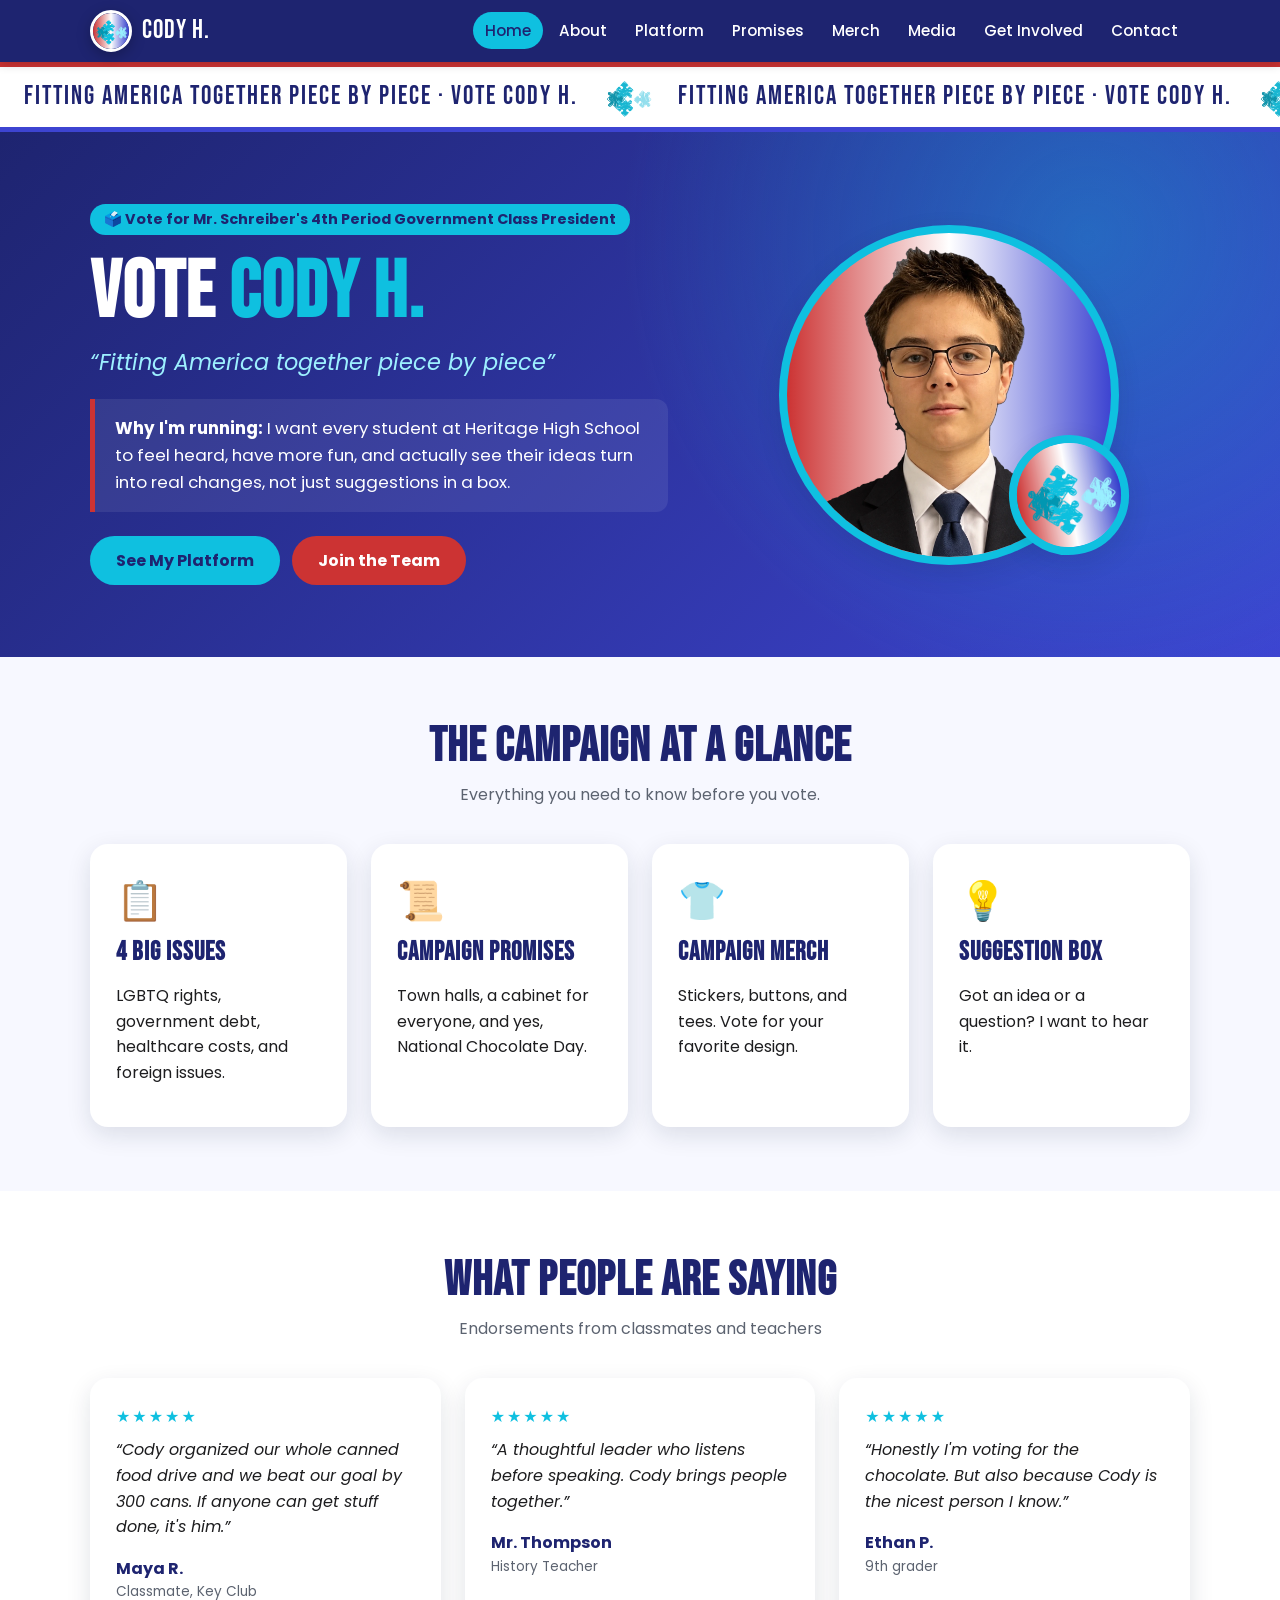
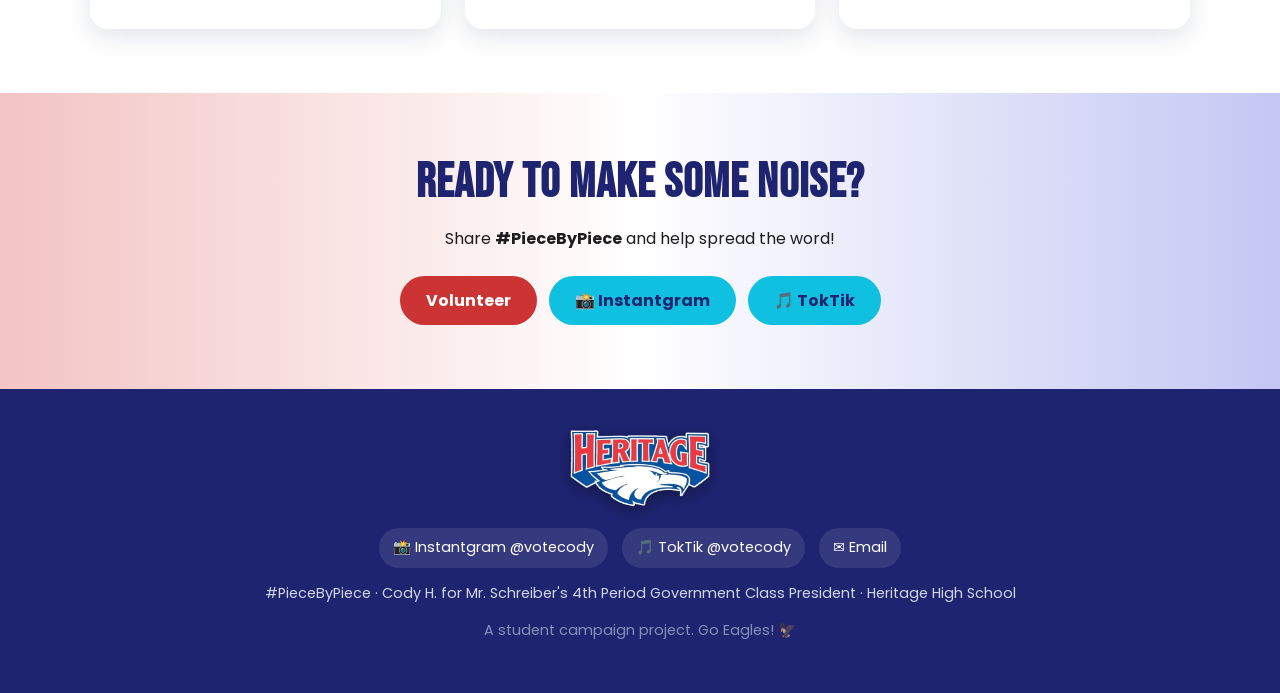
<file: docs/index.html>
<!DOCTYPE html>
<html lang="en">
<head>
  <meta charset="UTF-8">
  <meta name="viewport" content="width=device-width, initial-scale=1.0">
  <title>{name} for President</title>
  <link href="https://fonts.googleapis.com/css2?family=Bebas+Neue&family=Poppins:ital,wght@0,400;0,500;0,600;0,700;1,400&display=swap" rel="stylesheet">
  <link rel="stylesheet" href="styles.css">
</head>
<body>
  <header id="site-header"></header>
  <div id="slogan-banner"></div>

  <!-- HERO: name, slogan, photo/logo, why I'm running -->
  <section class="hero">
    <div class="container hero-grid">
      <div>
        <span class="kicker">🗳️ Vote for <span data-c="position"></span></span>
        <h1>Vote <span data-c="name"></span></h1>
        <p class="slogan">“<span data-c="slogan"></span>”</p>
        <div class="why">
          <strong>Why I'm running:</strong> I want every student at
          <span data-c="school"></span> to feel heard, have more fun, and actually see
          their ideas turn into real changes, not just suggestions in a box.
        </div>
        <div class="btn-row">
          <a href="platform/" class="btn btn-gold">See My Platform</a>
          <a href="involved/" class="btn btn-red">Join the Team</a>
        </div>
      </div>
      <div class="hero-photo">
        <div class="photo-placeholder" data-photo>📷<br>Your photo here<br>(set it in script.js)</div>
        <div class="badge" data-logo="120"></div>
      </div>
    </div>
  </section>

  <!-- Quick links -->
  <section>
    <div class="container">
      <div class="section-title reveal">
        <h2>The Campaign at a Glance</h2>
        <p>Everything you need to know before you vote.</p>
      </div>
      <div class="grid grid-4">
        <a class="card card-link reveal" href="platform/">
          <div class="icon">📋</div><h3>4 Big Issues</h3>
          <p>LGBTQ rights, government debt, healthcare costs, and foreign issues.</p>
        </a>
        <a class="card card-link reveal" href="promises/">
          <div class="icon">📜</div><h3>Campaign Promises</h3>
          <p>Town halls, a cabinet for everyone, and yes, National Chocolate Day.</p>
        </a>
        <a class="card card-link reveal" href="merch/">
          <div class="icon">👕</div><h3>Campaign Merch</h3>
          <p>Stickers, buttons, and tees. Vote for your favorite design.</p>
        </a>
        <a class="card card-link reveal" href="contact/">
          <div class="icon">💡</div><h3>Suggestion Box</h3>
          <p>Got an idea or a question? I want to hear it.</p>
        </a>
      </div>
    </div>
  </section>

  <!-- Endorsements -->
  <section class="alt-bg">
    <div class="container">
      <div class="section-title reveal">
        <h2>What People Are Saying</h2>
        <p>Endorsements from classmates and teachers</p>
      </div>
      <div class="grid grid-3">
        <div class="quote reveal">
          <p>“<span data-c="firstName"></span> organized our whole canned food drive and we beat our goal by 300 cans. If anyone can get stuff done, it's him.”</p>
          <div class="who">Maya R.</div><div class="role">Classmate, Key Club</div>
        </div>
        <div class="quote reveal">
          <p>“A thoughtful leader who listens before speaking. <span data-c="firstName"></span> brings people together.”</p>
          <div class="who">Mr. Thompson</div><div class="role">History Teacher</div>
        </div>
        <div class="quote reveal">
          <p>“Honestly I'm voting for the chocolate. But also because <span data-c="firstName"></span> is the nicest person I know.”</p>
          <div class="who">Ethan P.</div><div class="role">9th grader</div>
        </div>
      </div>
    </div>
  </section>

  <section class="cta-band">
    <div class="container">
      <h2>Ready to make some noise?</h2>
      <p>Share <strong data-c="hashtag"></strong> and help spread the word!</p>
      <div class="btn-row" style="justify-content:center">
        <a href="involved/" class="btn btn-red">Volunteer</a>
        <a href="instantgram/" class="btn btn-gold">📸 Instantgram</a>
        <a href="toktik/" class="btn btn-gold">🎵 TokTik</a>
      </div>
    </div>
  </section>

  <footer id="site-footer"></footer>
  <script src="script.js"></script>
</body>
</html>
</file>
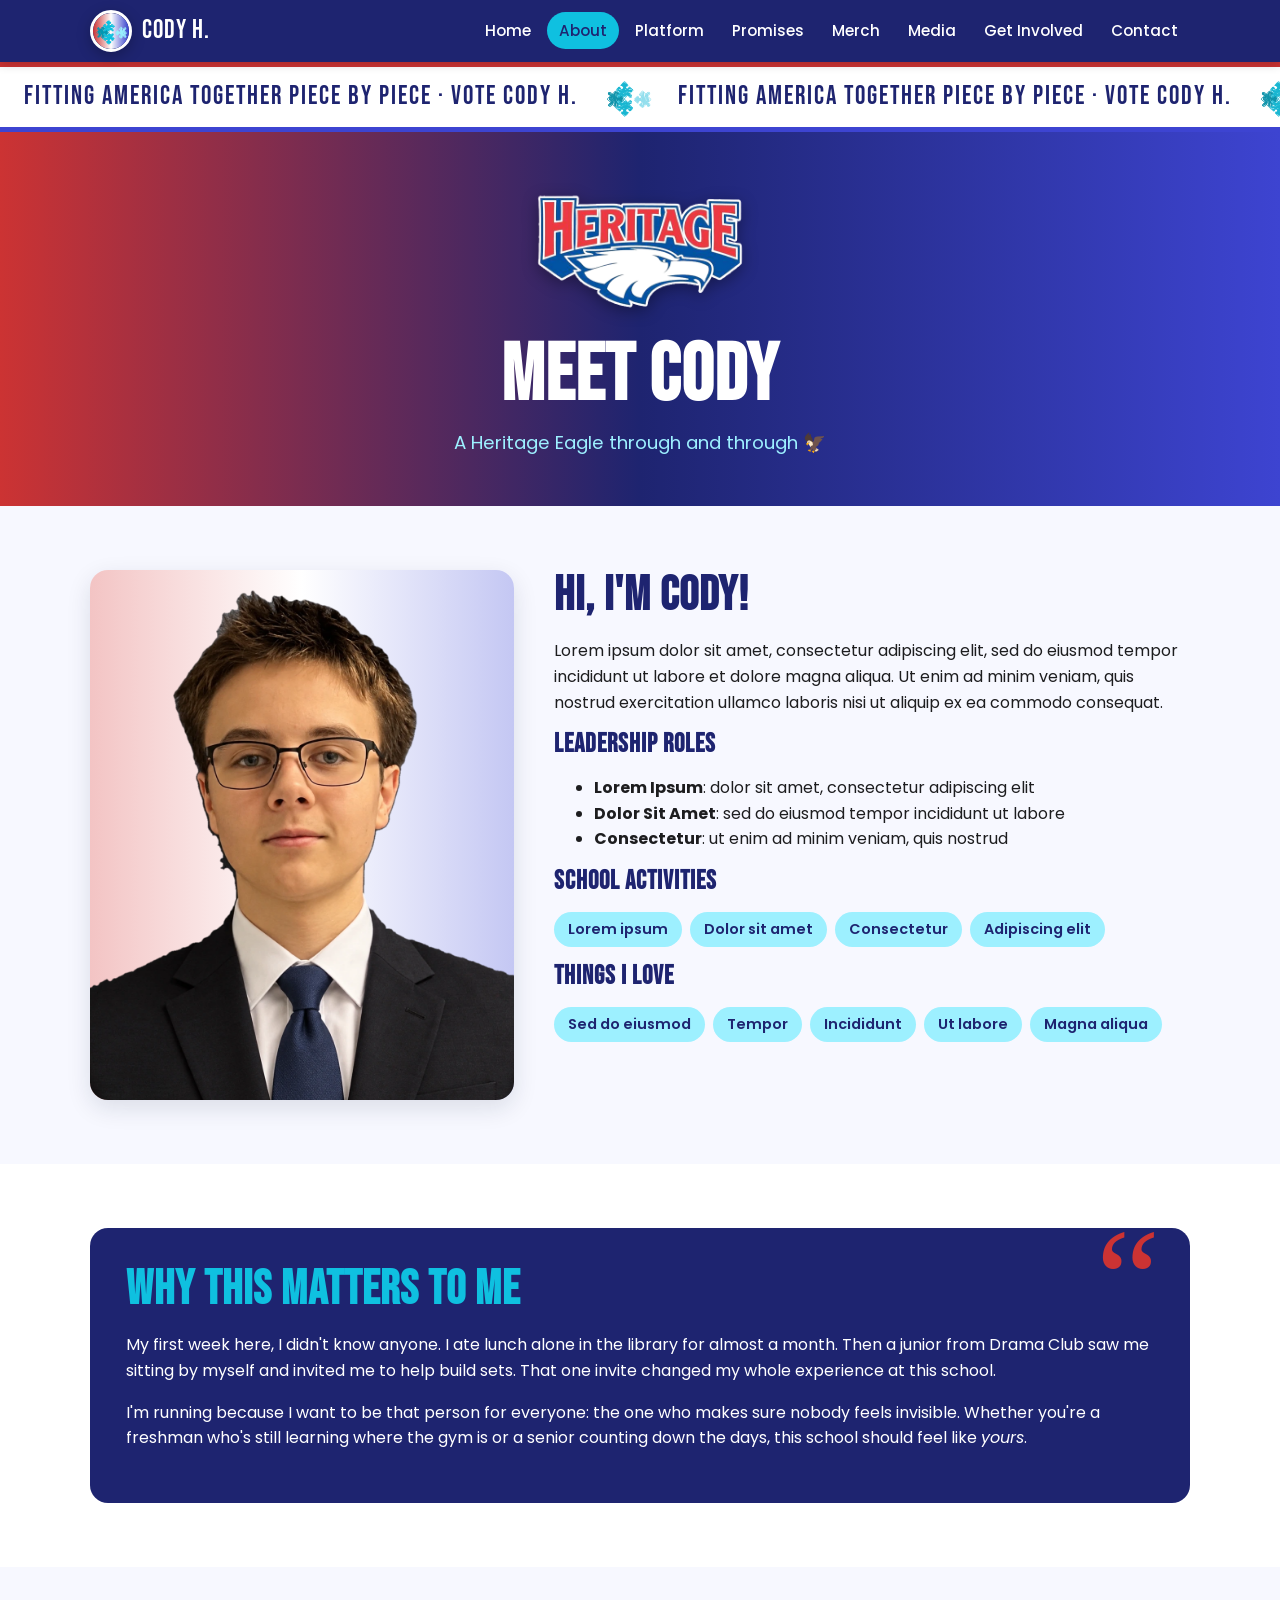
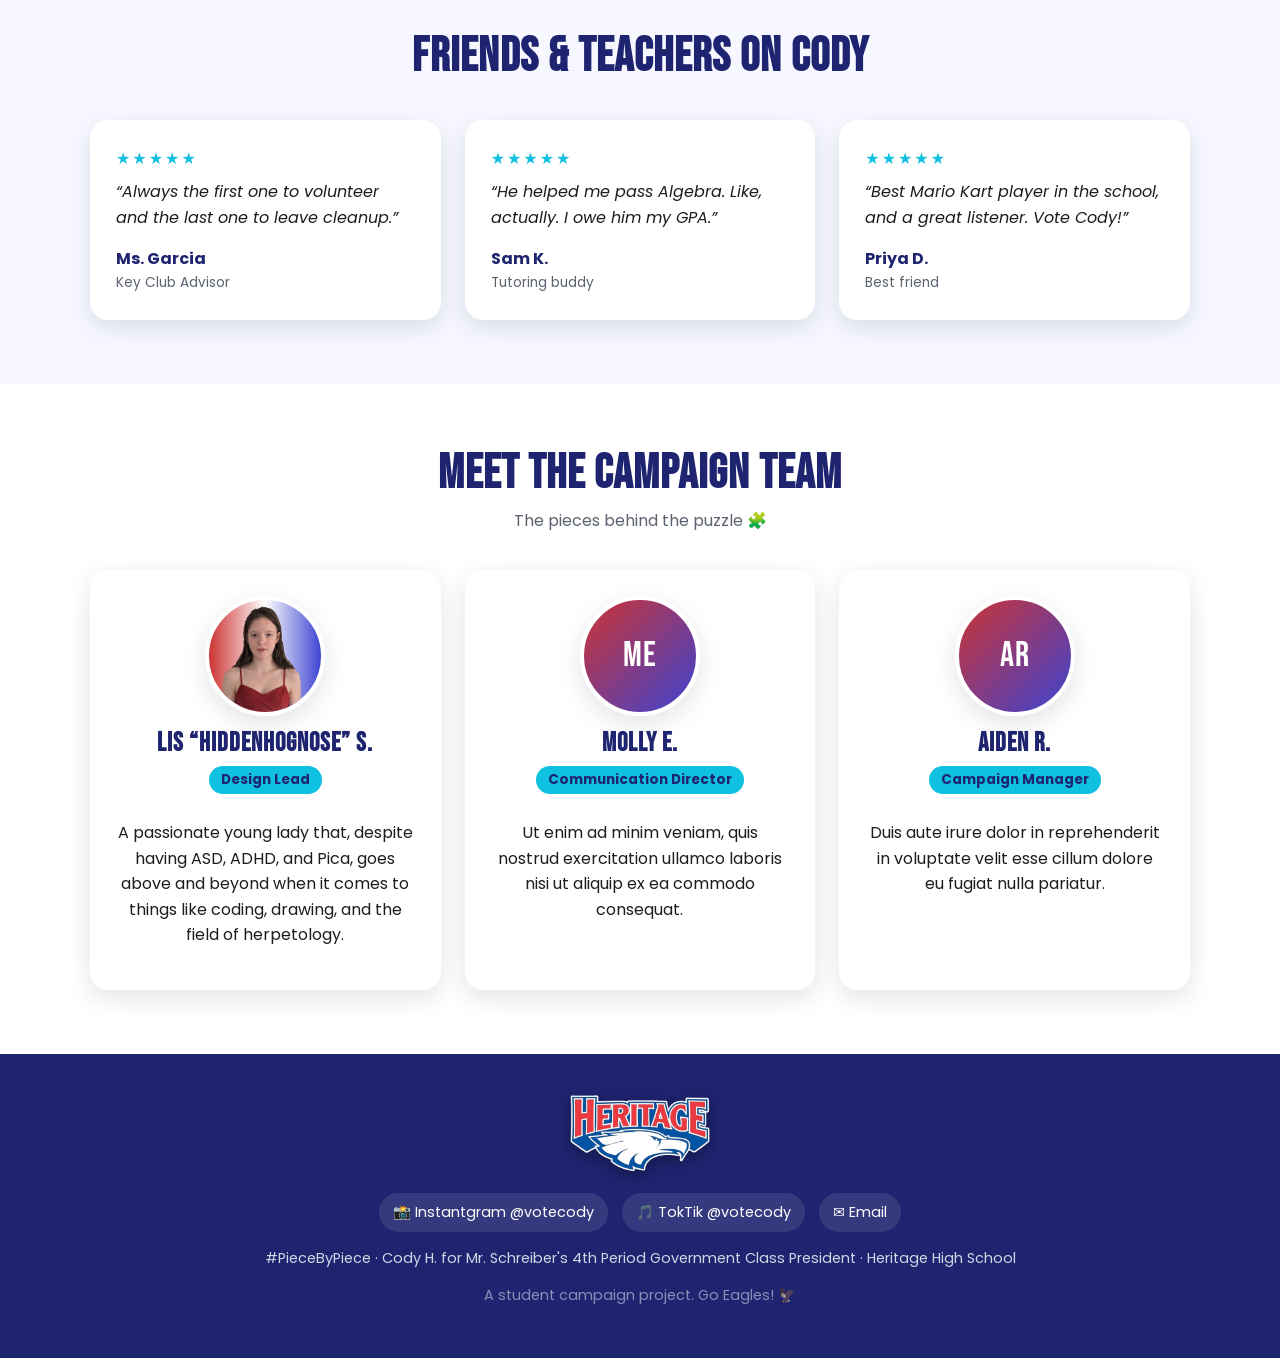
<file: docs/about/index.html>
<!DOCTYPE html>
<html lang="en">
<head>
  <meta charset="UTF-8">
  <meta name="viewport" content="width=device-width, initial-scale=1.0">
  <title>About {name}</title>
  <link href="https://fonts.googleapis.com/css2?family=Bebas+Neue&family=Poppins:ital,wght@0,400;0,500;0,600;0,700;1,400&display=swap" rel="stylesheet">
  <link rel="stylesheet" href="../styles.css">
</head>
<body>
  <header id="site-header"></header>
  <div id="slogan-banner"></div>

  <div class="page-hero">
    <div class="container">
      <img class="school-logo school-logo-lg" data-school-logo>
      <h1>Meet <span data-c="firstName"></span></h1>
      <p>A Heritage Eagle through and through 🦅</p>
    </div>
  </div>

  <!-- Bio -->
  <section>
    <div class="container about-grid">
      <div class="photo-placeholder reveal" data-photo>📷<br>Your photo here</div>
      <div class="reveal">
        <h2>Hi, I'm <span data-c="firstName"></span>!</h2>
        <!-- Placeholder (Lorem ipsum) text: replace with Cody's real bio -->
        <p>
          Lorem ipsum dolor sit amet, consectetur adipiscing elit, sed do eiusmod tempor incididunt
          ut labore et dolore magna aliqua. Ut enim ad minim veniam, quis nostrud exercitation
          ullamco laboris nisi ut aliquip ex ea commodo consequat.
        </p>

        <h3>Leadership Roles</h3>
        <ul>
          <li><strong>Lorem Ipsum</strong>: dolor sit amet, consectetur adipiscing elit</li>
          <li><strong>Dolor Sit Amet</strong>: sed do eiusmod tempor incididunt ut labore</li>
          <li><strong>Consectetur</strong>: ut enim ad minim veniam, quis nostrud</li>
        </ul>

        <h3>School Activities</h3>
        <ul class="tag-list">
          <li>Lorem ipsum</li>
          <li>Dolor sit amet</li>
          <li>Consectetur</li>
          <li>Adipiscing elit</li>
        </ul>

        <h3>Things I Love</h3>
        <ul class="tag-list">
          <li>Sed do eiusmod</li>
          <li>Tempor</li>
          <li>Incididunt</li>
          <li>Ut labore</li>
          <li>Magna aliqua</li>
        </ul>
      </div>
    </div>
  </section>

  <!-- Personal story -->
  <section class="alt-bg">
    <div class="container">
      <div class="story reveal">
        <h2>Why This Matters to Me</h2>
        <p>
          My first week here, I didn't know anyone. I ate lunch alone in the library for almost a month.
          Then a junior from Drama Club saw me sitting by myself and invited me to help build sets.
          That one invite changed my whole experience at this school.
        </p>
        <p>
          I'm running because I want to be that person for everyone: the one who makes sure nobody
          feels invisible. Whether you're a freshman who's still learning where the gym is or a senior
          counting down the days, this school should feel like <em>yours</em>.
        </p>
      </div>
    </div>
  </section>

  <!-- Testimonials -->
  <section>
    <div class="container">
      <div class="section-title reveal"><h2>Friends &amp; Teachers on <span data-c="firstName"></span></h2></div>
      <div class="grid grid-3">
        <div class="quote reveal">
          <p>“Always the first one to volunteer and the last one to leave cleanup.”</p>
          <div class="who">Ms. Garcia</div><div class="role">Key Club Advisor</div>
        </div>
        <div class="quote reveal">
          <p>“He helped me pass Algebra. Like, actually. I owe him my GPA.”</p>
          <div class="who">Sam K.</div><div class="role">Tutoring buddy</div>
        </div>
        <div class="quote reveal">
          <p>“Best Mario Kart player in the school, and a great listener. Vote <span data-c="firstName"></span>!”</p>
          <div class="who">Priya D.</div><div class="role">Best friend</div>
        </div>
      </div>
    </div>
  </section>

  <!-- Campaign team -->
  <section class="alt-bg" id="team">
    <div class="container">
      <div class="section-title reveal">
        <h2>Meet the Campaign Team</h2>
        <p>The pieces behind the puzzle 🧩</p>
      </div>
      <!-- Placeholder (Lorem ipsum) bios: replace with each person's real bio -->
      <div class="grid grid-3">
        <div class="card team-card reveal">
          <img class="team-avatar" src="../images/lis-headshot.png" alt="Lis S., Design Lead">
          <h3>Lis “HiddenHognose” S.</h3>
          <div class="team-role">Design Lead</div>
          <p>A passionate young lady that, despite having ASD, ADHD, and Pica, goes above and beyond when it comes to things like coding, drawing, and the field of herpetology.</p>
        </div>
        <div class="card team-card reveal">
          <div class="team-avatar">ME</div>
          <h3>Molly E.</h3>
          <div class="team-role">Communication Director</div>
          <p>Ut enim ad minim veniam, quis nostrud exercitation ullamco laboris nisi ut aliquip ex ea commodo consequat.</p>
        </div>
        <div class="card team-card reveal">
          <div class="team-avatar">AR</div>
          <h3>Aiden R.</h3>
          <div class="team-role">Campaign Manager</div>
          <p>Duis aute irure dolor in reprehenderit in voluptate velit esse cillum dolore eu fugiat nulla pariatur.</p>
        </div>
      </div>
    </div>
  </section>

  <footer id="site-footer"></footer>
  <script src="../script.js"></script>
</body>
</html>
</file>
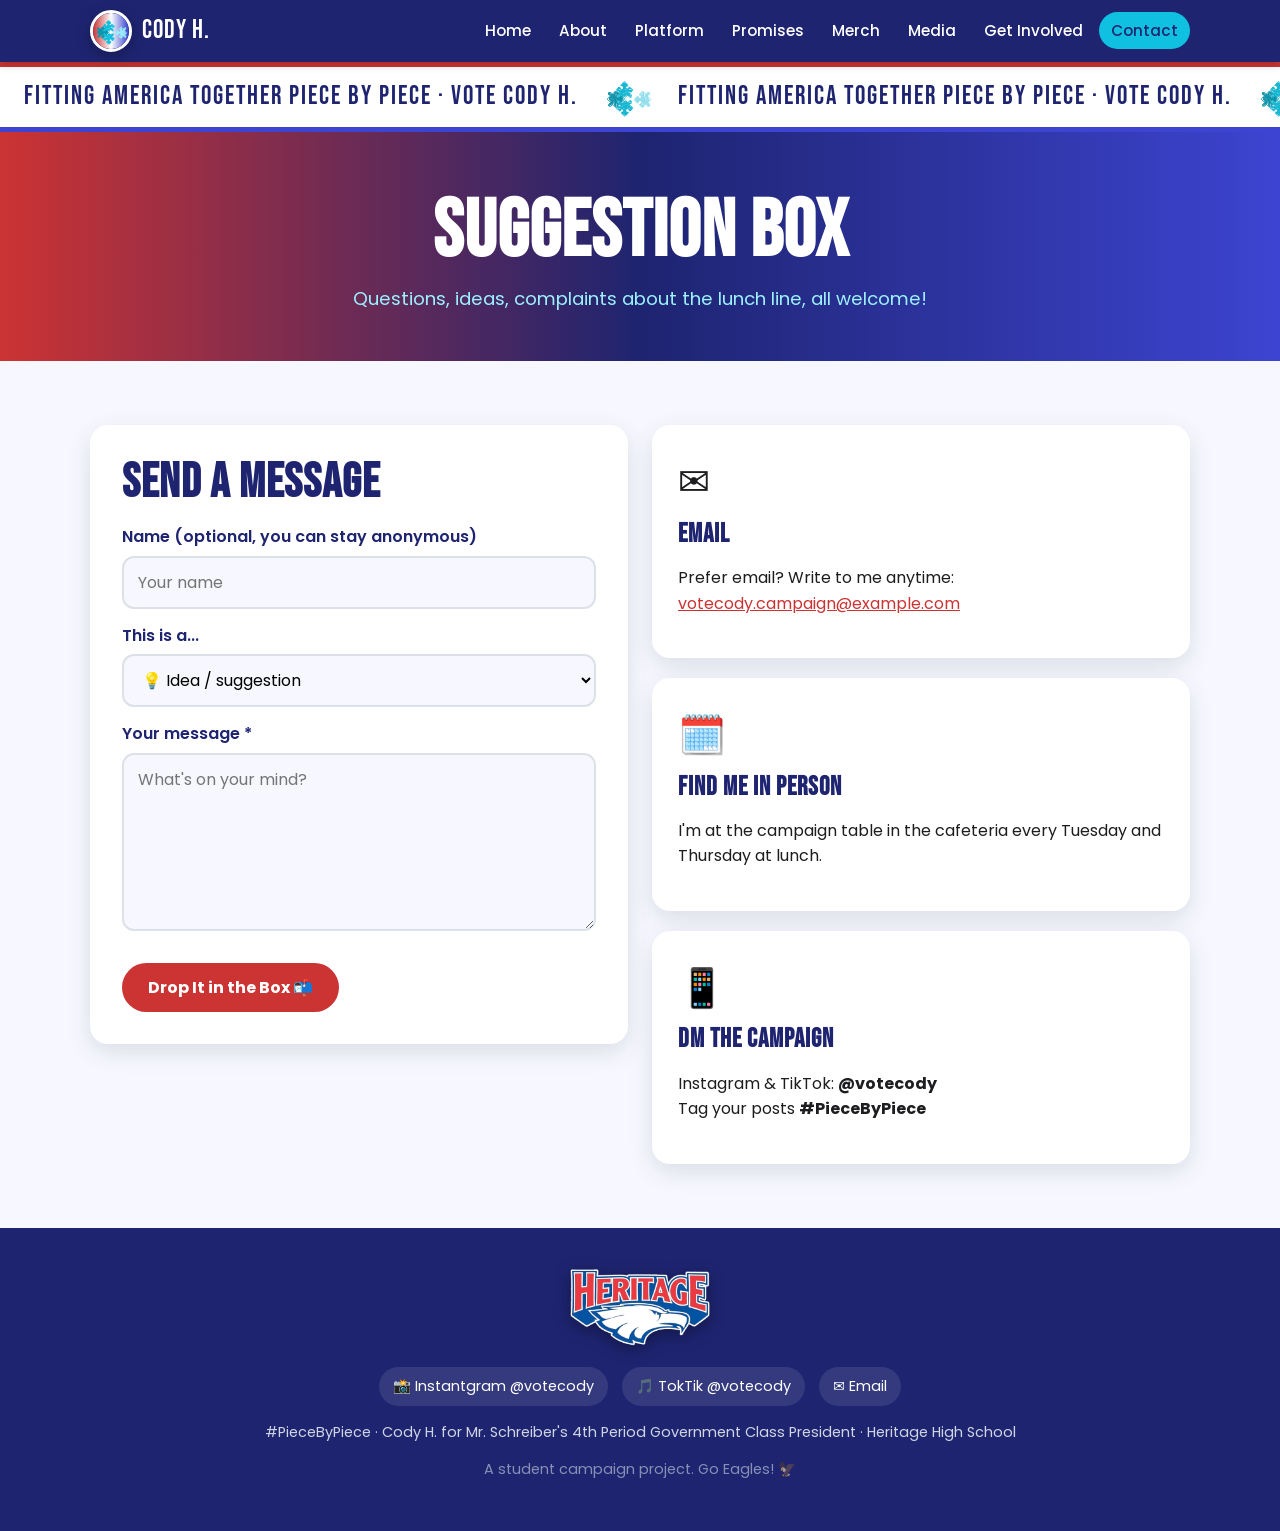
<file: docs/contact/index.html>
<!DOCTYPE html>
<html lang="en">
<head>
  <meta charset="UTF-8">
  <meta name="viewport" content="width=device-width, initial-scale=1.0">
  <title>Contact | {name}</title>
  <link href="https://fonts.googleapis.com/css2?family=Bebas+Neue&family=Poppins:ital,wght@0,400;0,500;0,600;0,700;1,400&display=swap" rel="stylesheet">
  <link rel="stylesheet" href="../styles.css">
</head>
<body>
  <header id="site-header"></header>
  <div id="slogan-banner"></div>

  <div class="page-hero">
    <div class="container">
      <h1>Suggestion Box</h1>
      <p>Questions, ideas, complaints about the lunch line, all welcome!</p>
    </div>
  </div>

  <section>
    <div class="container grid grid-2" style="align-items:start">
      <form class="form-card reveal" data-store="suggestions"
            data-thanks="Thanks, {who}! Your message is in the box. I read every single one. 📬">
        <h2>Send a Message</h2>
        <label for="cname">Name (optional, you can stay anonymous)</label>
        <input id="cname" name="name" placeholder="Your name">

        <label for="type">This is a...</label>
        <select id="type" name="type">
          <option>💡 Idea / suggestion</option>
          <option>❓ Question</option>
          <option>⚠️ Problem I've noticed</option>
          <option>🎉 Just saying hi</option>
        </select>

        <label for="msg">Your message *</label>
        <textarea id="msg" name="message" rows="6" required placeholder="What's on your mind?"></textarea>

        <div class="btn-row"><button class="btn btn-red" type="submit">Drop It in the Box 📬</button></div>
        <div class="form-success" role="status"></div>
      </form>

      <div class="reveal">
        <div class="card" style="margin-bottom:20px">
          <div class="icon">✉️</div>
          <h3>Email</h3>
          <p>Prefer email? Write to me anytime:<br><a data-mail href="#"></a></p>
        </div>
        <div class="card" style="margin-bottom:20px">
          <div class="icon">🗓️</div>
          <h3>Find Me in Person</h3>
          <p>I'm at the campaign table in the cafeteria every Tuesday and Thursday at lunch.</p>
        </div>
        <div class="card">
          <div class="icon">📱</div>
          <h3>DM the Campaign</h3>
          <p>Instagram &amp; TikTok: <strong data-c="instagram"></strong><br>Tag your posts <strong data-c="hashtag"></strong></p>
        </div>
      </div>
    </div>
  </section>

  <footer id="site-footer"></footer>
  <script src="../script.js"></script>
</body>
</html>
</file>
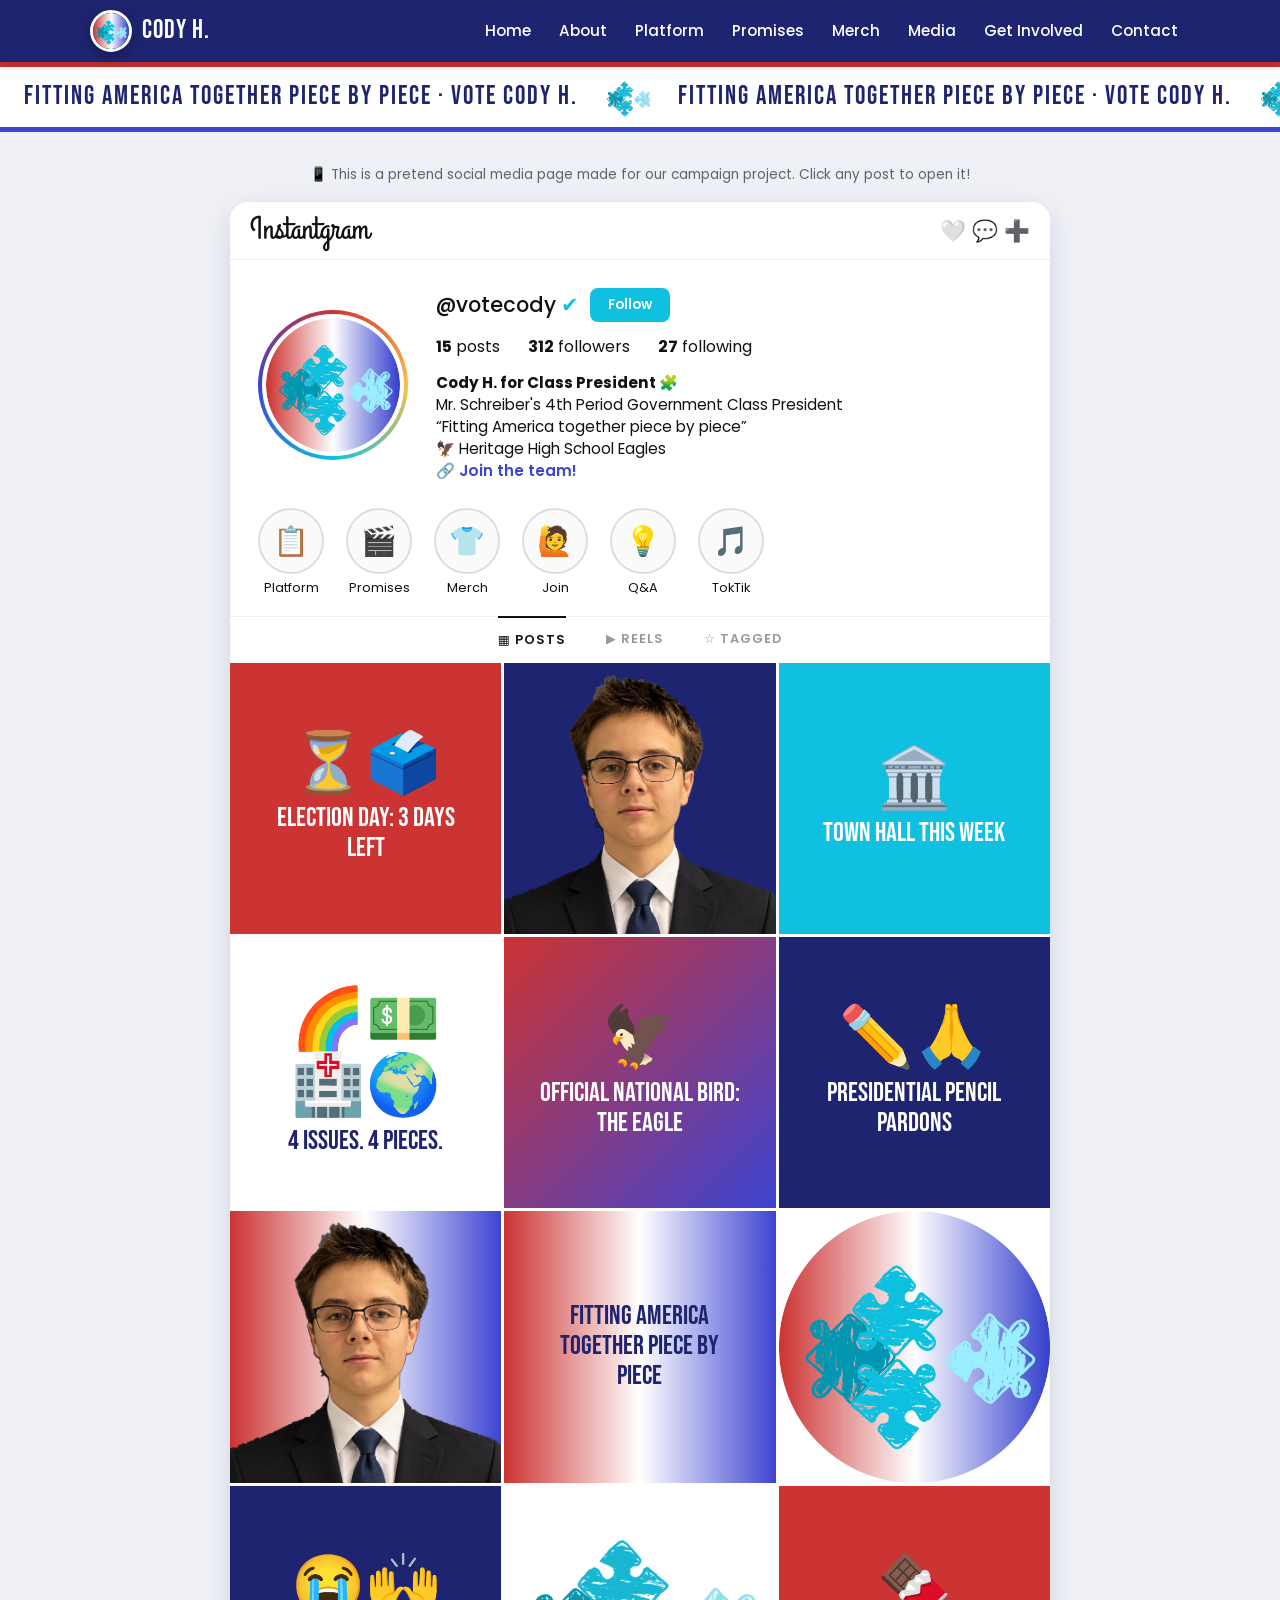
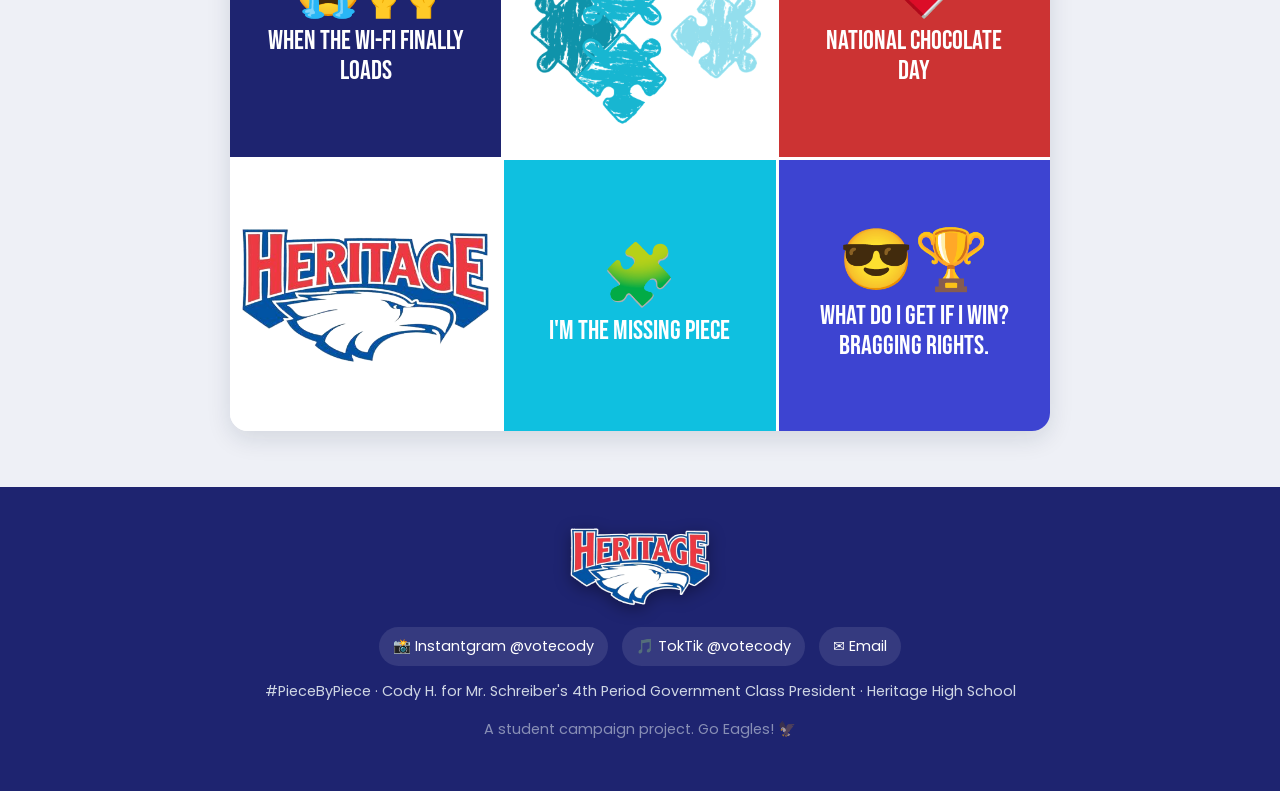
<file: docs/instantgram/index.html>
<!DOCTYPE html>
<html lang="en">
<head>
  <meta charset="UTF-8">
  <meta name="viewport" content="width=device-width, initial-scale=1.0">
  <title>Instantgram | {name}</title>
  <link href="https://fonts.googleapis.com/css2?family=Bebas+Neue&family=Grand+Hotel&family=Poppins:ital,wght@0,400;0,500;0,600;0,700;1,400&display=swap" rel="stylesheet">
  <link rel="stylesheet" href="../styles.css">
</head>
<body>
  <header id="site-header"></header>
  <div id="slogan-banner"></div>

  <main class="app-wrap">
    <div class="container">
      <p class="mock-note">📱 This is a pretend social media page made for our campaign project. Click any post to open it!</p>

      <div class="ig">
        <div class="ig-top">
          <span class="ig-wordmark">Instantgram</span>
          <span class="ig-top-icons" aria-hidden="true">🤍 💬 ➕</span>
        </div>

        <!-- Profile -->
        <div class="ig-profile">
          <div class="ring"><img data-ig-avatar alt=""></div>
          <div>
            <div class="ig-name-row">
              <span class="ig-handle"><span data-c="instagram"></span> <span class="verified" title="Verified (pretend)">✔</span></span>
              <button class="ig-btn" id="follow-btn">Follow</button>
            </div>
            <ul class="ig-stats">
              <li><b id="post-count">0</b> posts</li>
              <li><b id="follower-count">312</b> followers</li>
              <li><b>27</b> following</li>
            </ul>
            <div class="ig-bio">
              <b><span data-c="name"></span> for Class President 🧩</b><br>
              <span data-c="position"></span><br>
              “<span data-c="slogan"></span>”<br>
              🦅 <span data-c="school"></span> <span data-c="mascot"></span><br>
              <a href="../involved/">🔗 Join the team!</a>
            </div>
          </div>
        </div>

        <!-- Story highlights (link to site pages) -->
        <div class="ig-highlights">
          <a href="../platform/"><span>📋</span>Platform</a>
          <a href="../promises/"><span>🎬</span>Promises</a>
          <a href="../merch/"><span>👕</span>Merch</a>
          <a href="../involved/"><span>🙋</span>Join</a>
          <a href="../contact/"><span>💡</span>Q&amp;A</a>
          <a href="../toktik/"><span>🎵</span>TokTik</a>
        </div>

        <div class="ig-tabs"><span class="on">▦ POSTS</span><span>▶ REELS</span><span>☆ TAGGED</span></div>
        <div class="ig-grid" id="ig-grid"></div>
      </div>
    </div>
  </main>

  <!-- Post pop-up -->
  <div class="ig-modal" id="ig-modal" role="dialog" aria-modal="true" aria-label="Post">
    <div class="ig-post">
      <div id="modal-media"></div>
      <div class="ig-side">
        <div class="ig-side-head">
          <img data-ig-avatar alt="">
          <span data-c="instagram"></span>
          <button class="ig-close" id="modal-close" aria-label="Close">×</button>
        </div>
        <div class="ig-comments" id="modal-comments"></div>
        <div class="ig-actions">
          <button id="like-btn" aria-label="Like">🤍</button><button aria-label="Comment" onclick="document.getElementById('comment-input').focus()">💬</button><button aria-label="Share" id="share-btn">📤</button>
          <div class="likes" id="modal-likes"></div>
          <div class="when" id="modal-when"></div>
        </div>
        <form class="ig-add" id="comment-form">
          <input id="comment-input" placeholder="Add a comment..." maxlength="150" autocomplete="off">
          <button type="submit">Post</button>
        </form>
      </div>
    </div>
  </div>
  <div class="toast" id="toast"></div>

  <footer id="site-footer"></footer>
  <script src="../script.js"></script>
  <script>
    /* ===== The posts. Add, remove, or edit these! =====
       img:   a picture from the images folder (or leave it out to make a text post)
       bg:    background color behind the picture/text
       text:  big words on a text post        emoji: big emoji on a text post   */
    const POSTS = [
      { text: "Election Day: 3 days left", emoji: "⏳🗳️", bg: "#cc3333",
        caption: "3 days left! Tell a friend, tell a neighbor, tell the citizen who sits next to you. 🗳️ #VoteCody",
        likes: 276, when: "3 hours ago",
        comments: [["maya.r", "already decided 😤🧩"], ["ben", "setting a reminder rn"], ["nora", "LET'S GOOO"]] },
      { img: "images/cody-cutout.png", cover: true, bg: "#1e2470",
        caption: "Suit: ironed. Speech: written. Puzzle pieces: assembled. Ready to serve the 4th Period USA. 👔🧩",
        likes: 318, when: "1 day ago",
        comments: [["priya.d", "PRESIDENTIAL. 🔥"], ["sam.k", "the tie goes hard"], ["liam", "campaign photo of the year"]] },
      { text: "Town Hall this week", emoji: "🏛️", bg: "#0fc0e0",
        caption: "Bring your questions, bring your ideas. Every citizen of the 4th Period USA gets a real answer. 🏛️",
        likes: 142, when: "1 day ago",
        comments: [["jules", "can I ask about the chocolate"], ["zoe", "^ same question"]] },
      { text: "4 issues. 4 pieces.", emoji: "🌈💵🏥🌍", bg: "#fff", dark: true,
        caption: "LGBTQ rights, government debt, healthcare costs, and foreign issues. Read where I stand on the Platform page (link in bio). 📋",
        likes: 231, when: "1 day ago",
        comments: [["alex_m", "reading it now"], ["nora", "love that it's all in one place"]] },
      { text: "Official National Bird: The Eagle", emoji: "🦅", bg: "linear-gradient(135deg,#cc3333,#3d44d1)",
        caption: "Proposal #1 for the 4th Period USA: the Eagle becomes our national bird. Any objections? (There are no objections.) 🦅",
        likes: 264, when: "2 days ago",
        comments: [["coach_t", "GO EAGLES"], ["ethan_p", "pigeon had a chance tbh"], ["maya.r", "@ethan_p no it did not 😭"]] },
      { text: "Presidential Pencil Pardons", emoji: "✏️🙏", bg: "#1e2470",
        caption: "Forgot your pencil? As President, I'll grant every citizen one official pardon. Mercy is a presidential power. ✏️",
        likes: 357, when: "2 days ago",
        comments: [["ben", "I need like 4 of these"], ["jules", "most important promise honestly"], ["sam.k", "✏️✏️✏️"]] },
      { img: "images/cody-cutout.png", cover: true, bg: "linear-gradient(90deg,#cc3333,#fff 50%,#3d44d1)",
        caption: "It's official! 🎉 I'm running for class president. Let's build something great, piece by piece. 🧩",
        likes: 248, when: "2 days ago",
        comments: [["maya.r", "FINALLY 🙌🙌"], ["ethan_p", "you have my vote"], ["priya.d", "best candidate fr 🧩"]] },
      { text: "Fitting America together piece by piece", bg: "linear-gradient(90deg,#cc3333,#fff 50%,#3d44d1)", dark: true,
        caption: "Our slogan. Every person in 4th period is a piece of the puzzle. 🗽",
        likes: 197, when: "2 days ago", comments: [["sam.k", "this is so good"], ["jules", "chills ngl"]] },
      { img: "images/logo-circle.png", bg: "#fff",
        caption: "Meet our logo! The last piece is still on its way... that piece is YOU. 🧩",
        likes: 176, when: "3 days ago", comments: [["alex_m", "the design 🔥"], ["nora", "wait this is clever"]] },
      { text: "When the Wi-Fi finally loads", emoji: "😭🙌", bg: "#1e2470",
        caption: "Some problems are bigger than others. Check out my real platform on the website (link in bio). 📋",
        likes: 341, when: "4 days ago", comments: [["ben", "this is literally me every day"], ["maya.r", "😂😂😂"]] },
      { img: "images/puzzle-pieces.png", bg: "#fff",
        caption: "Piece by piece. 🧩 #PieceByPiece",
        likes: 154, when: "5 days ago", comments: [["liam", "aesthetic"]] },
      { text: "National Chocolate Day", emoji: "🍫", bg: "#cc3333",
        caption: "Campaign promise: every citizen of the 4th Period USA will be given chocolate. Allergy-friendly options included. 🍫",
        likes: 402, when: "6 days ago", comments: [["ethan_p", "I'm voting for the chocolate tbh"], ["zoe", "dark chocolate or I riot"]] },
      { img: "images/heritage-logo.png", bg: "#fff",
        caption: "Proud to be a Heritage Eagle. 🦅 Let's make 4th period the best class in the building.",
        likes: 223, when: "1 week ago", comments: [["coach_t", "Go Eagles!"], ["sam.k", "🦅🦅🦅"]] },
      { text: "I'm the missing piece", emoji: "🧩", bg: "#0fc0e0",
        caption: "New sticker design just dropped. Vote for your favorite on the Merch page! 👕",
        likes: 188, when: "1 week ago", comments: [["nora", "I need this on my laptop"]] },
      { text: "What do I get if I win? Bragging rights.", emoji: "😎🏆", bg: "#3d44d1",
        caption: "Let's be honest: the prize is bragging rights. But they will be EPIC bragging rights, and I'm sharing them with all of 4th period. 🧩🗽",
        likes: 289, when: "1 week ago", comments: [["jules", "the most honest campaign in history"], ["ben", "I want my share of the bragging rights"], ["mr_s_fan", "😂😂"]] },
    ];

    const $ = id => document.getElementById(id);
    const store = {
      get(k, d) { try { return JSON.parse(localStorage.getItem(k)) ?? d; } catch (e) { return d; } },
      set(k, v) { try { localStorage.setItem(k, JSON.stringify(v)); } catch (e) {} },
    };
    const esc = s => s.replace(/[&<>"]/g, c => ({ "&": "&amp;", "<": "&lt;", ">": "&gt;", '"': "&quot;" }[c]));

    document.querySelectorAll("[data-ig-avatar]").forEach(img => img.src = url(CAMPAIGN.logo));

    function tileHTML(p) {
      if (p.img) return `<img src="${url(p.img)}" alt="" class="${p.cover ? "cover" : ""}">`;
      return `<div class="tile-text" style="${p.dark ? "color:#1e2470" : ""}">${p.emoji ? `<span class="tile-emoji">${p.emoji}</span>` : ""}${p.text}</div>`;
    }
    const likeCount = (p, i) => p.likes + (store.get("ig-like-" + i, false) ? 1 : 0);
    const allComments = (p, i) => p.comments.concat(store.get("ig-comments-" + i, []));

    function renderGrid() {
      $("ig-grid").innerHTML = POSTS.map((p, i) =>
        `<button class="ig-tile" style="background:${p.bg}" data-i="${i}"
           data-stats="❤️ ${likeCount(p, i)}   💬 ${allComments(p, i).length}" aria-label="Open post ${i + 1}">${tileHTML(p)}</button>`
      ).join("");
      $("post-count").textContent = POSTS.length;
    }

    // Pop-up
    let open = -1;
    function showPost(i) {
      open = i; const p = POSTS[i];
      $("modal-media").innerHTML = `<div class="ig-tile" style="background:${p.bg}">${tileHTML(p)}</div>`;
      $("modal-comments").innerHTML =
        `<p><b>${CAMPAIGN.instagram}</b> ${p.caption}</p>` +
        allComments(p, i).map(([u, t]) => `<p><b>${esc(u)}</b> ${esc(t)}</p>`).join("");
      const liked = store.get("ig-like-" + i, false);
      $("like-btn").textContent = liked ? "❤️" : "🤍";
      $("modal-likes").textContent = `${likeCount(p, i)} likes`;
      $("modal-when").textContent = p.when;
      $("ig-modal").classList.add("open");
    }
    function closePost() { $("ig-modal").classList.remove("open"); open = -1; renderGrid(); }

    $("ig-grid").addEventListener("click", e => { const t = e.target.closest(".ig-tile"); if (t) showPost(+t.dataset.i); });
    $("modal-close").onclick = closePost;
    $("ig-modal").addEventListener("click", e => { if (e.target.id === "ig-modal") closePost(); });
    document.addEventListener("keydown", e => { if (e.key === "Escape" && open >= 0) closePost(); });

    $("like-btn").onclick = () => {
      store.set("ig-like-" + open, !store.get("ig-like-" + open, false));
      showPost(open);
      $("like-btn").classList.remove("pop"); void $("like-btn").offsetWidth; $("like-btn").classList.add("pop");
    };
    $("comment-form").onsubmit = e => {
      e.preventDefault();
      const text = $("comment-input").value.trim();
      if (!text) return;
      const mine = store.get("ig-comments-" + open, []);
      mine.push(["you", text]);
      store.set("ig-comments-" + open, mine);
      $("comment-input").value = "";
      showPost(open);
      $("modal-comments").scrollTop = 1e6;
    };

    function toast(msg) { const t = $("toast"); t.textContent = msg; t.classList.add("show"); setTimeout(() => t.classList.remove("show"), 1800); }
    $("share-btn").onclick = async () => {
      try { await navigator.clipboard.writeText(location.href.split("#")[0]); toast("Link copied! 📋"); }
      catch (e) { toast("Share this page with your friends! 📤"); }
    };

    // Follow button
    function renderFollow() {
      const f = store.get("ig-follow", false);
      $("follow-btn").textContent = f ? "Following ✓" : "Follow";
      $("follow-btn").classList.toggle("following", f);
      $("follower-count").textContent = 312 + (f ? 1 : 0);
    }
    $("follow-btn").onclick = () => { store.set("ig-follow", !store.get("ig-follow", false)); renderFollow(); };

    renderGrid();
    renderFollow();
  </script>
</body>
</html>
</file>
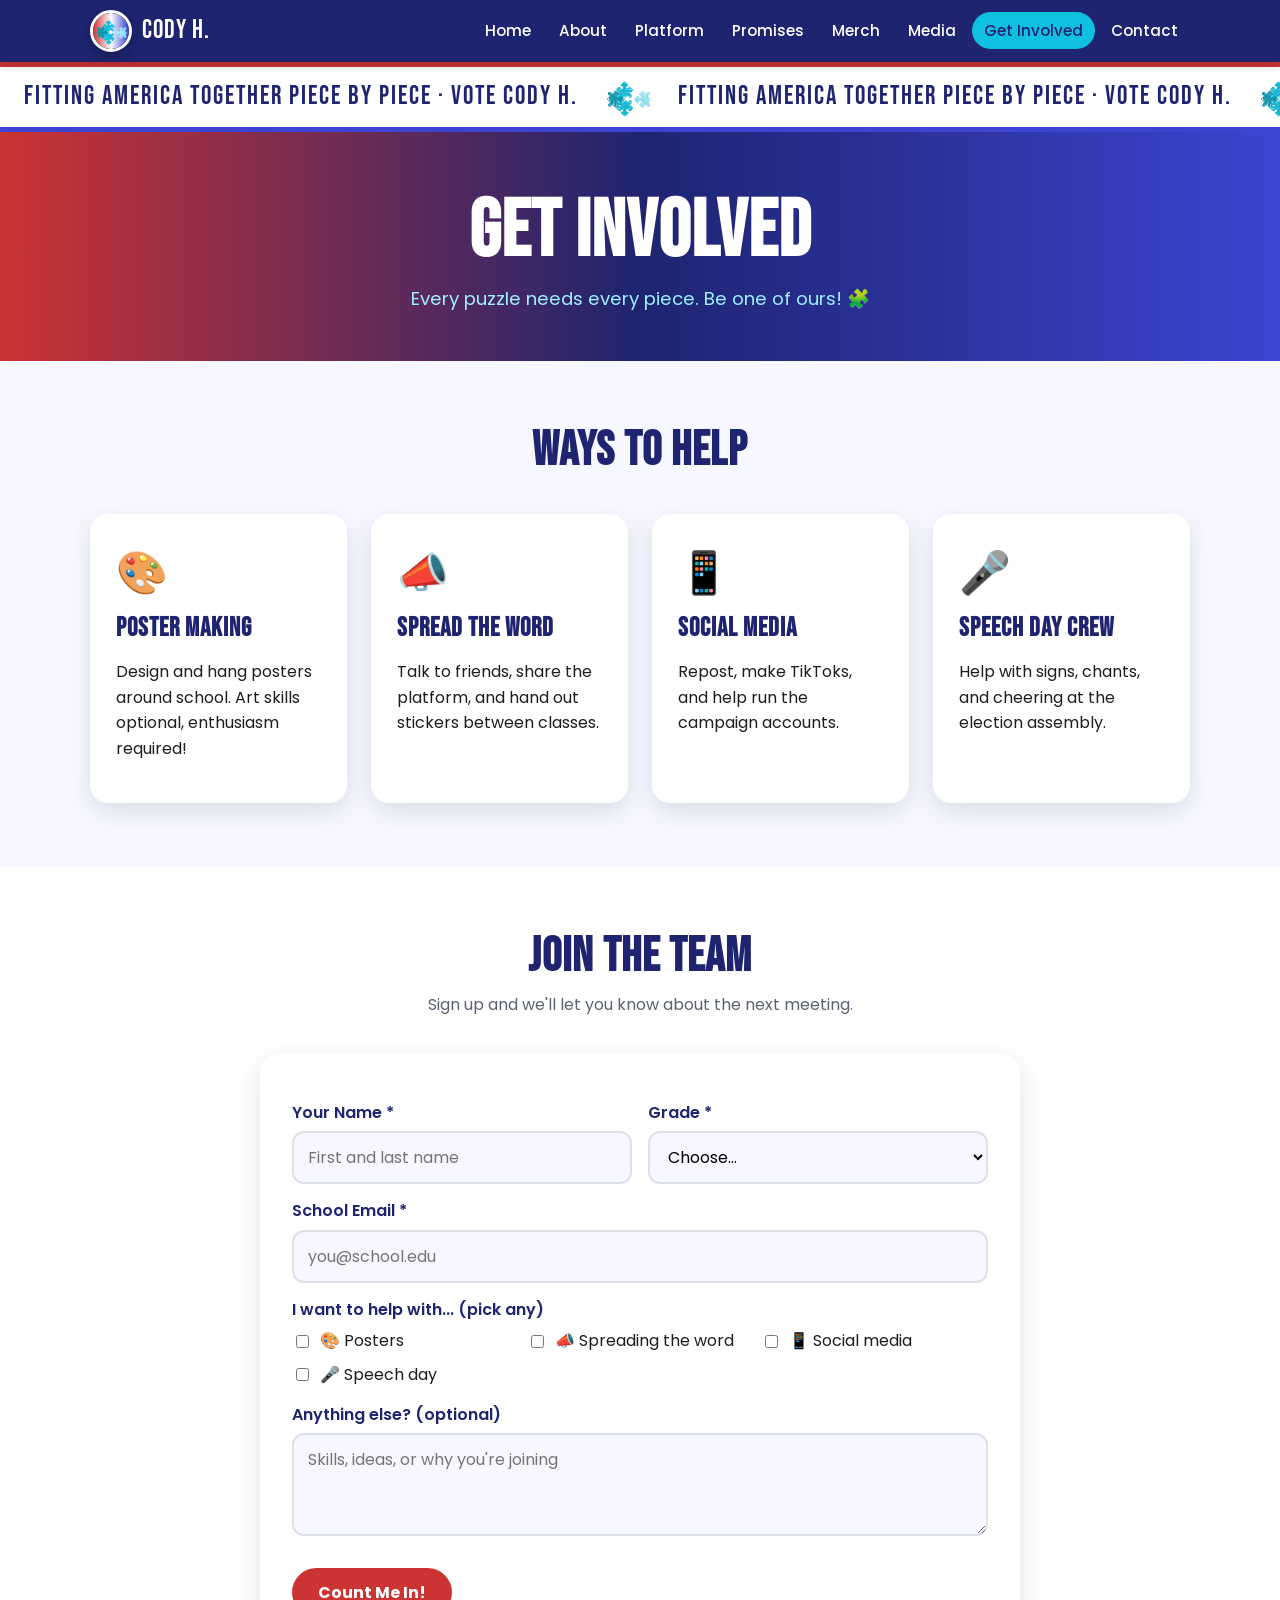
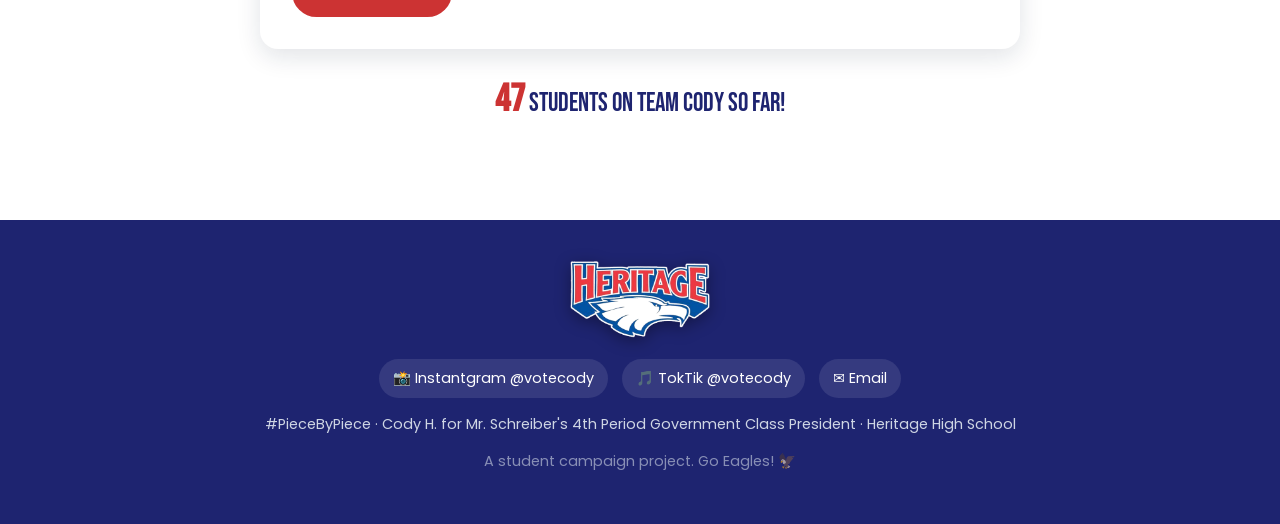
<file: docs/involved/index.html>
<!DOCTYPE html>
<html lang="en">
<head>
  <meta charset="UTF-8">
  <meta name="viewport" content="width=device-width, initial-scale=1.0">
  <title>Get Involved | {name}</title>
  <link href="https://fonts.googleapis.com/css2?family=Bebas+Neue&family=Poppins:ital,wght@0,400;0,500;0,600;0,700;1,400&display=swap" rel="stylesheet">
  <link rel="stylesheet" href="../styles.css">
</head>
<body>
  <header id="site-header"></header>
  <div id="slogan-banner"></div>

  <div class="page-hero">
    <div class="container">
      <h1>Get Involved</h1>
      <p>Every puzzle needs every piece. Be one of ours! 🧩</p>
    </div>
  </div>

  <!-- Volunteer opportunities -->
  <section>
    <div class="container">
      <div class="section-title reveal"><h2>Ways to Help</h2></div>
      <div class="grid grid-4">
        <div class="card volunteer reveal">
          <div class="icon">🎨</div><h3>Poster Making</h3>
          <p>Design and hang posters around school. Art skills optional, enthusiasm required!</p>
        </div>
        <div class="card volunteer reveal">
          <div class="icon">📣</div><h3>Spread the Word</h3>
          <p>Talk to friends, share the platform, and hand out stickers between classes.</p>
        </div>
        <div class="card volunteer reveal">
          <div class="icon">📱</div><h3>Social Media</h3>
          <p>Repost, make TikToks, and help run the campaign accounts.</p>
        </div>
        <div class="card volunteer reveal">
          <div class="icon">🎤</div><h3>Speech Day Crew</h3>
          <p>Help with signs, chants, and cheering at the election assembly.</p>
        </div>
      </div>
    </div>
  </section>

  <!-- Sign-up form -->
  <section class="alt-bg">
    <div class="container" style="max-width:760px">
      <div class="section-title reveal">
        <h2>Join the Team</h2>
        <p>Sign up and we'll let you know about the next meeting.</p>
      </div>
      <form class="form-card reveal" data-store="signups"
            data-thanks="Welcome to the team, {who}! 🧩 Watch for a message about our next meeting.">
        <div class="form-row">
          <div>
            <label for="name">Your Name *</label>
            <input id="name" name="name" required placeholder="First and last name">
          </div>
          <div>
            <label for="grade">Grade *</label>
            <select id="grade" name="grade" required>
              <option value="">Choose...</option>
              <option>9th</option><option>10th</option><option>11th</option><option>12th</option>
            </select>
          </div>
        </div>
        <label for="email">School Email *</label>
        <input id="email" name="email" type="email" required placeholder="you@school.edu">

        <label>I want to help with... (pick any)</label>
        <div class="checks">
          <label><input type="checkbox" name="interests" value="posters"> 🎨 Posters</label>
          <label><input type="checkbox" name="interests" value="word"> 📣 Spreading the word</label>
          <label><input type="checkbox" name="interests" value="social"> 📱 Social media</label>
          <label><input type="checkbox" name="interests" value="speech"> 🎤 Speech day</label>
        </div>

        <label for="why">Anything else? (optional)</label>
        <textarea id="why" name="why" rows="3" placeholder="Skills, ideas, or why you're joining"></textarea>

        <div class="btn-row"><button class="btn btn-red" type="submit">Count Me In!</button></div>
        <div class="form-success" role="status"></div>
      </form>
      <p class="counter"><b id="team-count">47</b> students on Team <span data-c="firstName"></span> so far!</p>
    </div>
  </section>

  <footer id="site-footer"></footer>
  <script src="../script.js"></script>
</body>
</html>
</file>
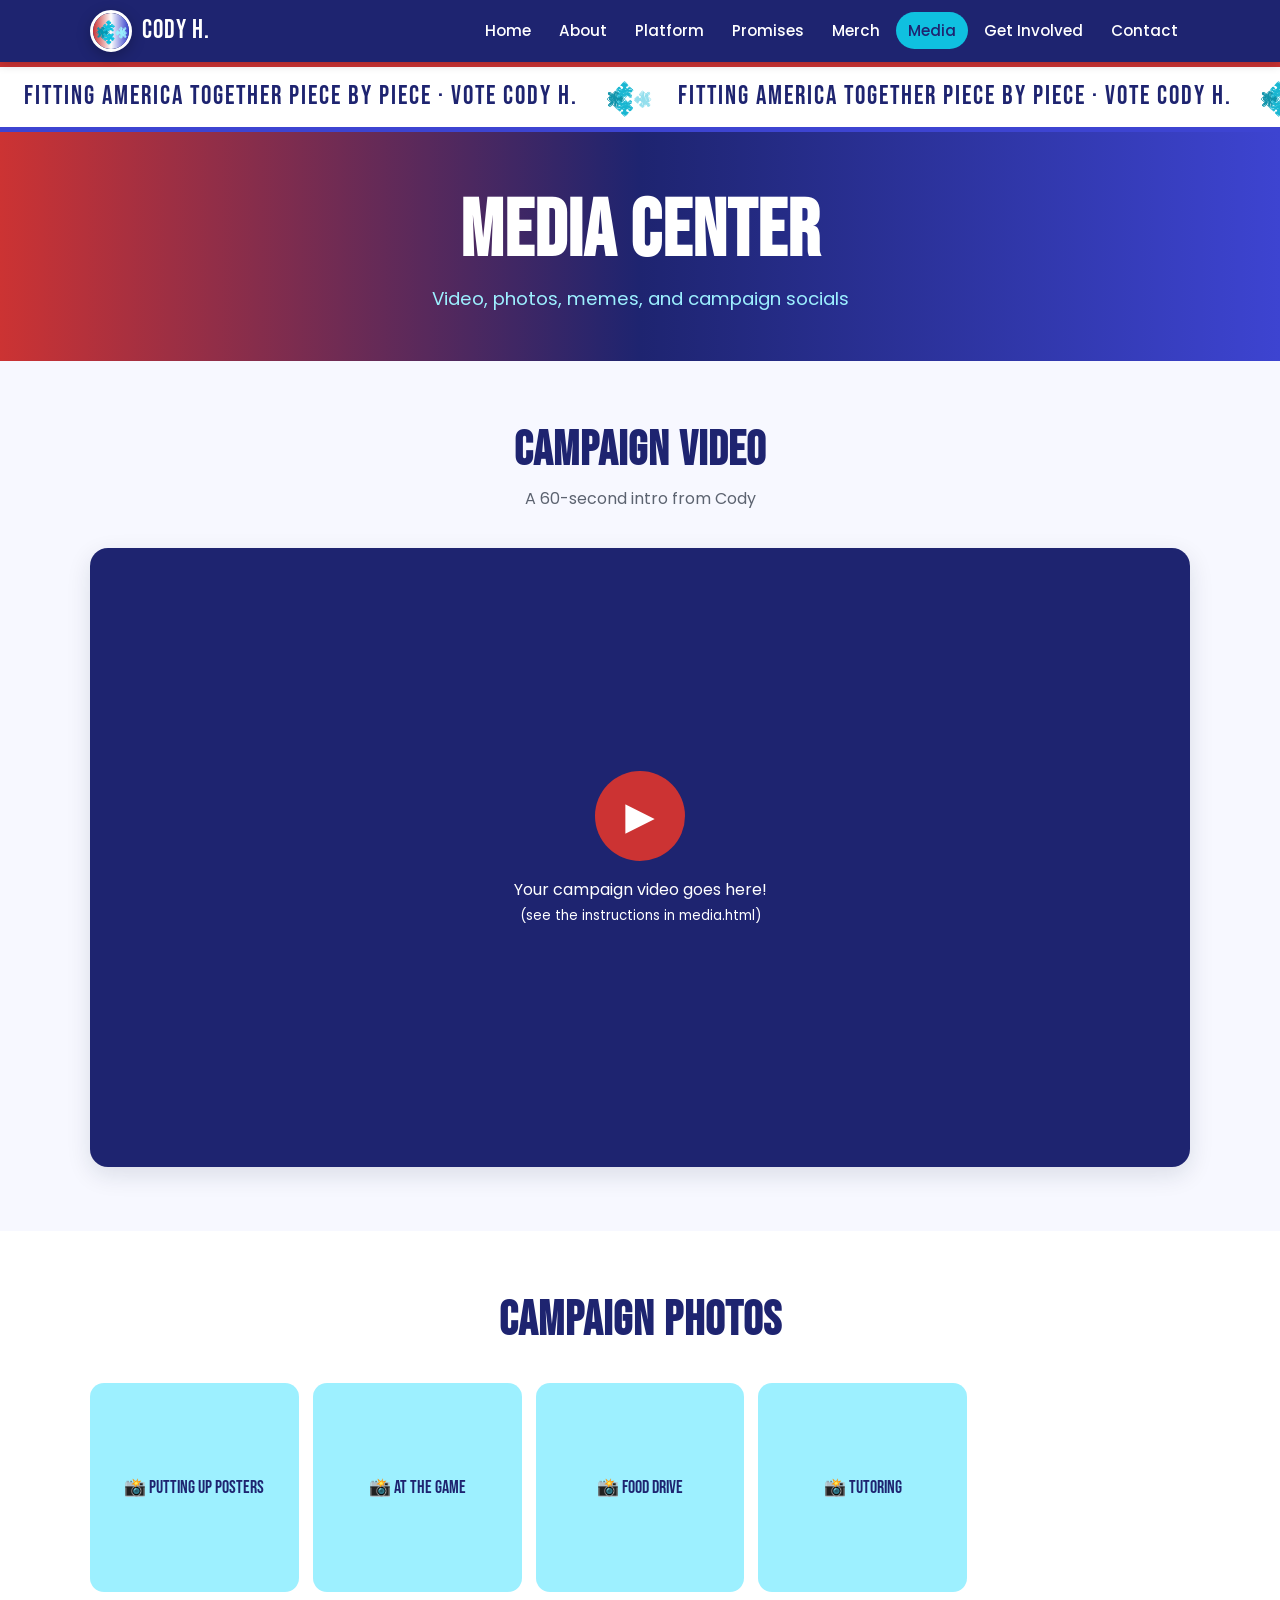
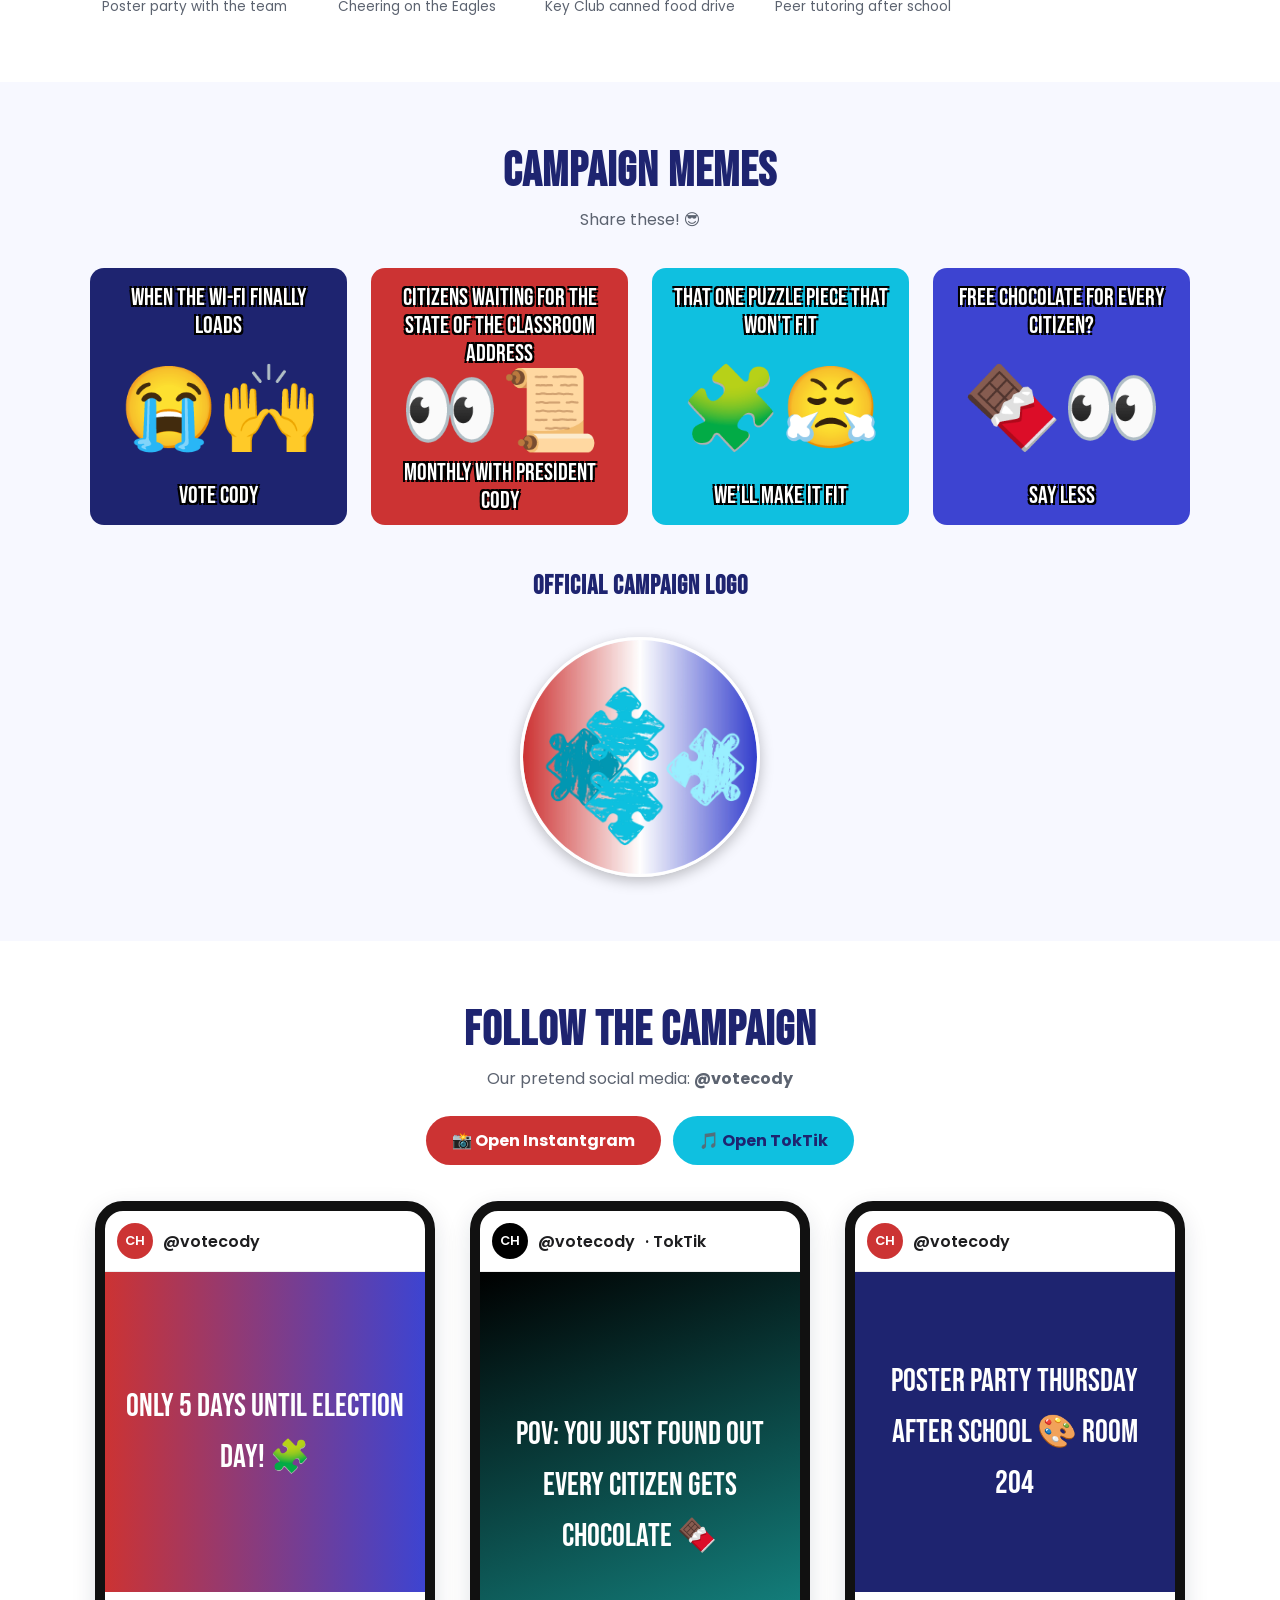
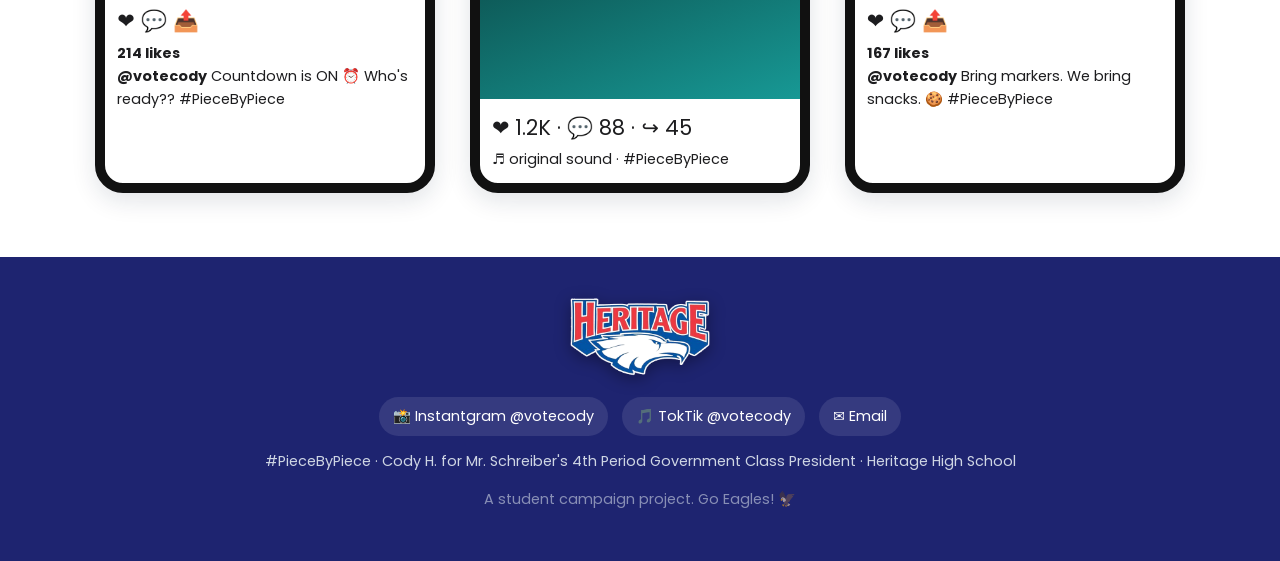
<file: docs/media/index.html>
<!DOCTYPE html>
<html lang="en">
<head>
  <meta charset="UTF-8">
  <meta name="viewport" content="width=device-width, initial-scale=1.0">
  <title>Media | {name}</title>
  <link href="https://fonts.googleapis.com/css2?family=Bebas+Neue&family=Poppins:ital,wght@0,400;0,500;0,600;0,700;1,400&display=swap" rel="stylesheet">
  <link rel="stylesheet" href="../styles.css">
</head>
<body>
  <header id="site-header"></header>
  <div id="slogan-banner"></div>

  <div class="page-hero">
    <div class="container">
      <h1>Media Center</h1>
      <p>Video, photos, memes, and campaign socials</p>
    </div>
  </div>

  <!-- Video -->
  <section>
    <div class="container">
      <div class="section-title reveal">
        <h2>Campaign Video</h2>
        <p>A 60-second intro from <span data-c="firstName"></span></p>
      </div>
      <div class="video-box reveal">
        <!--
          TO ADD YOUR VIDEO:
          Option A (YouTube): delete the <div> below and paste:
            <iframe src="https://www.youtube.com/embed/YOUR_VIDEO_ID" allowfullscreen></iframe>
          Option B (file): put video.mp4 in the "images" folder and paste:
            <video src="../images/video.mp4" controls></video>
        -->
        <div>
          <div class="play">▶</div>
          <p>Your campaign video goes here!<br><small>(see the instructions in media.html)</small></p>
        </div>
      </div>
    </div>
  </section>

  <!-- Photos -->
  <section class="alt-bg">
    <div class="container">
      <div class="section-title reveal"><h2>Campaign Photos</h2></div>
      <!-- Replace each placeholder <div> with <img src="../images/yourphoto.jpg" alt="..."> -->
      <div class="gallery">
        <figure class="reveal"><div class="photo-placeholder">📸 Putting up posters</div><figcaption>Poster party with the team</figcaption></figure>
        <figure class="reveal"><div class="photo-placeholder">📸 At the game</div><figcaption>Cheering on the <span data-c="mascot"></span></figcaption></figure>
        <figure class="reveal"><div class="photo-placeholder">📸 Food drive</div><figcaption>Key Club canned food drive</figcaption></figure>
        <figure class="reveal"><div class="photo-placeholder">📸 Tutoring</div><figcaption>Peer tutoring after school</figcaption></figure>
      </div>
    </div>
  </section>

  <!-- Memes & graphics -->
  <section>
    <div class="container">
      <div class="section-title reveal"><h2>Campaign Memes</h2><p>Share these! 😎</p></div>
      <div class="grid grid-4">
        <div class="meme reveal" style="background:#1e2470">
          <div>When the Wi-Fi finally loads</div>
          <div class="emoji">😭🙌</div>
          <div>Vote <span data-c="firstName"></span></div>
        </div>
        <div class="meme reveal" style="background:#cc3333">
          <div>Citizens waiting for the State of the Classroom address</div>
          <div class="emoji">👀📜</div>
          <div>Monthly with President <span data-c="firstName"></span></div>
        </div>
        <div class="meme reveal" style="background:#0fc0e0">
          <div>That one puzzle piece that won't fit</div>
          <div class="emoji">🧩😤</div>
          <div>We'll make it fit</div>
        </div>
        <div class="meme reveal" style="background:#3d44d1">
          <div>Free chocolate for every citizen?</div>
          <div class="emoji">🍫👀</div>
          <div>Say less</div>
        </div>
      </div>

      <div class="section-title reveal" style="margin-top:48px"><h3>Official Campaign Logo</h3></div>
      <div style="display:flex;justify-content:center" class="reveal" data-logo="240"></div>
    </div>
  </section>

  <!-- Mock social media -->
  <section class="alt-bg" id="social">
    <div class="container">
      <div class="section-title reveal">
        <h2>Follow the Campaign</h2>
        <p>Our pretend social media: <strong data-c="instagram"></strong></p>
        <div class="btn-row" style="justify-content:center"><a class="btn btn-red" href="../instantgram/">📸 Open Instantgram</a><a class="btn btn-gold" href="../toktik/">🎵 Open TokTik</a></div>
      </div>
      <div class="grid grid-3">

        <div class="phone reveal">
          <div class="phone-top"><div class="avatar" data-c="initials"></div><span data-c="instagram"></span></div>
          <div class="post-img" style="background:linear-gradient(90deg,#cc3333,#3d44d1)">Only 5 days until election day! 🧩</div>
          <div class="post-body">
            <div class="actions">❤️ 💬 📤</div>
            <strong>214 likes</strong><br>
            <strong data-c="instagram"></strong> Countdown is ON ⏰ Who's ready?? <span data-c="hashtag"></span>
          </div>
        </div>

        <div class="phone tiktok reveal">
          <div class="phone-top"><div class="avatar" style="background:#000" data-c="initials"></div><span data-c="tiktok"></span> · TokTik</div>
          <div class="post-img">POV: you just found out every citizen gets chocolate 🍫</div>
          <div class="post-body">
            <div class="actions">❤️ 1.2K · 💬 88 · ↪️ 45</div>
            ♬ original sound · <span data-c="hashtag"></span>
          </div>
        </div>

        <div class="phone reveal">
          <div class="phone-top"><div class="avatar" data-c="initials"></div><span data-c="instagram"></span></div>
          <div class="post-img" style="background:#1e2470">Poster party Thursday after school 🎨 Room 204</div>
          <div class="post-body">
            <div class="actions">❤️ 💬 📤</div>
            <strong>167 likes</strong><br>
            <strong data-c="instagram"></strong> Bring markers. We bring snacks. 🍪 <span data-c="hashtag"></span>
          </div>
        </div>

      </div>
    </div>
  </section>

  <footer id="site-footer"></footer>
  <script src="../script.js"></script>
</body>
</html>
</file>
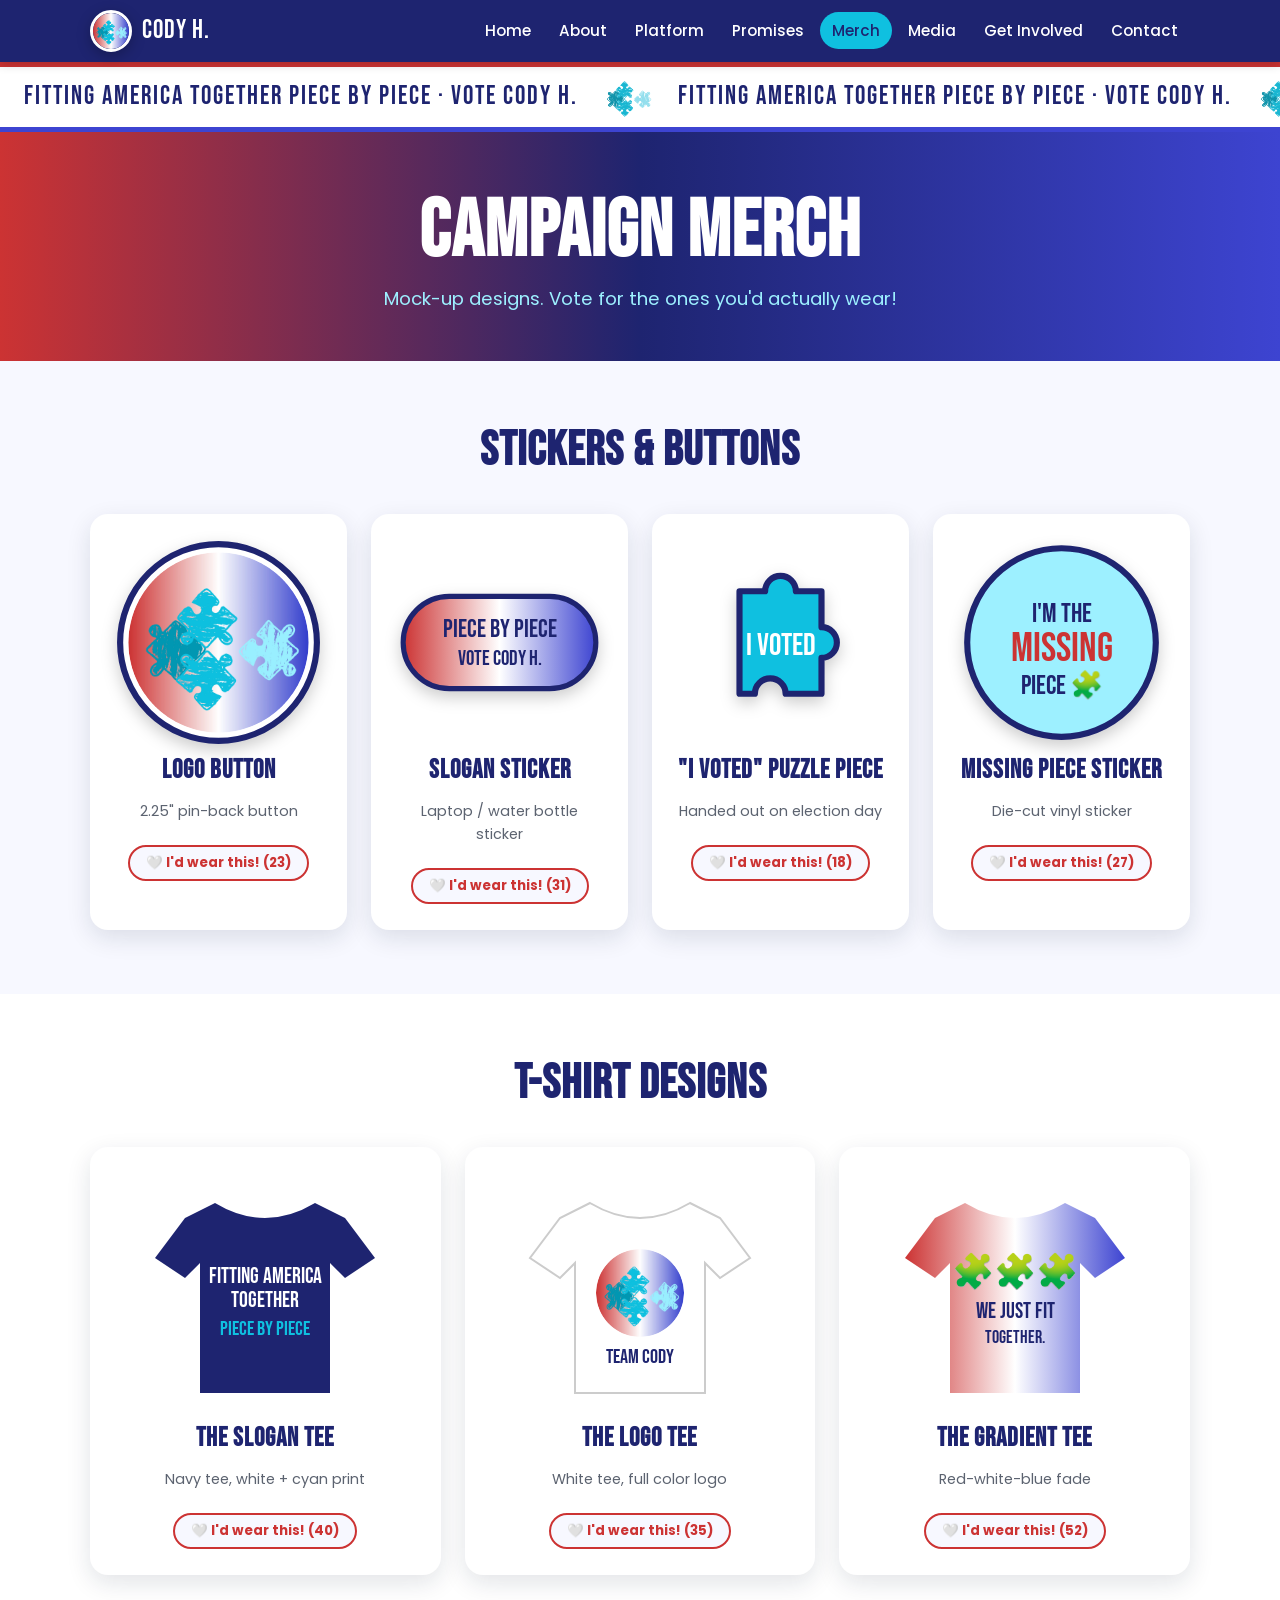
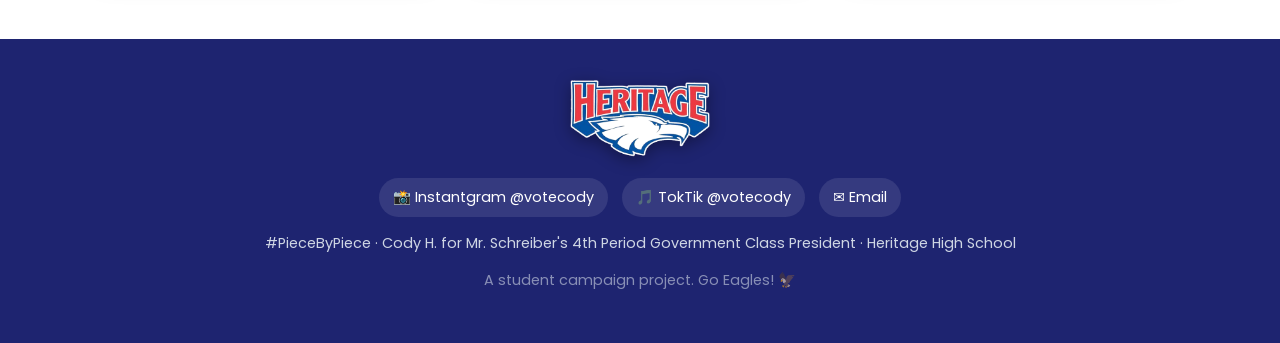
<file: docs/merch/index.html>
<!DOCTYPE html>
<html lang="en">
<head>
  <meta charset="UTF-8">
  <meta name="viewport" content="width=device-width, initial-scale=1.0">
  <title>Merch | {name}</title>
  <link href="https://fonts.googleapis.com/css2?family=Bebas+Neue&family=Poppins:ital,wght@0,400;0,500;0,600;0,700;1,400&display=swap" rel="stylesheet">
  <link rel="stylesheet" href="../styles.css">
</head>
<body>
  <header id="site-header"></header>
  <div id="slogan-banner"></div>

  <div class="page-hero">
    <div class="container">
      <h1>Campaign Merch</h1>
      <p>Mock-up designs. Vote for the ones you'd actually wear!</p>
    </div>
  </div>

  <!-- Stickers & buttons -->
  <section>
    <div class="container">
      <div class="section-title reveal"><h2>Stickers &amp; Buttons</h2></div>
      <div class="grid grid-4">

        <div class="card merch-item reveal">
          <div class="sticker-wrap">
            <svg viewBox="0 0 200 200">
              <defs><clipPath id="btnclip"><circle cx="100" cy="100" r="88"/></clipPath></defs>
              <circle cx="100" cy="100" r="96" fill="#fff" stroke="#1e2470" stroke-width="6"/>
              <image href="../images/logo-circle.png" x="12" y="12" width="176" height="176" clip-path="url(#btnclip)"/>
            </svg>
          </div>
          <h3>Logo Button</h3>
          <p class="price">2.25" pin-back button</p>
          <button class="vote-btn" data-id="button" data-base="23"></button>
        </div>

        <div class="card merch-item reveal">
          <div class="sticker-wrap">
            <svg viewBox="0 0 200 200">
              <defs>
                <linearGradient id="flag" x1="0" x2="1">
                  <stop offset="0" stop-color="#cc3333"/><stop offset=".5" stop-color="#fff"/><stop offset="1" stop-color="#3d44d1"/>
                </linearGradient>
              </defs>
              <rect x="6" y="55" width="188" height="90" rx="45" fill="url(#flag)" stroke="#1e2470" stroke-width="5"/>
              <text x="100" y="95" text-anchor="middle" font-family="Bebas Neue, Impact" font-size="24" fill="#1e2470">PIECE BY PIECE</text>
              <text x="100" y="122" text-anchor="middle" font-family="Bebas Neue, Impact" font-size="20" fill="#1e2470">VOTE <tspan data-c="name"></tspan></text>
            </svg>
          </div>
          <h3>Slogan Sticker</h3>
          <p class="price">Laptop / water bottle sticker</p>
          <button class="vote-btn" data-id="slogan" data-base="31"></button>
        </div>

        <div class="card merch-item reveal">
          <div class="sticker-wrap">
            <svg viewBox="0 0 200 200">
              <!-- single puzzle piece -->
              <path d="M60 50 h25 a15 15 0 1 1 30 0 h25 v35 a15 15 0 1 1 0 30 v35 h-35 a15 15 0 1 0 -30 0 h-15 z"
                    fill="#0fc0e0" stroke="#1e2470" stroke-width="6" stroke-linejoin="round"/>
              <text x="100" y="112" text-anchor="middle" font-family="Bebas Neue, Impact" font-size="30" fill="#fff">I VOTED</text>
            </svg>
          </div>
          <h3>"I Voted" Puzzle Piece</h3>
          <p class="price">Handed out on election day</p>
          <button class="vote-btn" data-id="star" data-base="18"></button>
        </div>

        <div class="card merch-item reveal">
          <div class="sticker-wrap">
            <svg viewBox="0 0 200 200">
              <circle cx="100" cy="100" r="92" fill="#9df0ff" stroke="#1e2470" stroke-width="6"/>
              <text x="100" y="80" text-anchor="middle" font-family="Bebas Neue, Impact" font-size="26" fill="#1e2470">I'M THE</text>
              <text x="100" y="118" text-anchor="middle" font-family="Bebas Neue, Impact" font-size="40" fill="#cc3333">MISSING</text>
              <text x="100" y="150" text-anchor="middle" font-family="Bebas Neue, Impact" font-size="26" fill="#1e2470">PIECE 🧩</text>
            </svg>
          </div>
          <h3>Missing Piece Sticker</h3>
          <p class="price">Die-cut vinyl sticker</p>
          <button class="vote-btn" data-id="mascot" data-base="27"></button>
        </div>

      </div>
    </div>
  </section>

  <!-- T-shirts -->
  <section class="alt-bg">
    <div class="container">
      <div class="section-title reveal"><h2>T-Shirt Designs</h2></div>
      <div class="grid grid-3">

        <div class="card merch-item reveal">
          <svg viewBox="0 0 240 240">
            <path d="M70 30 L40 45 L10 85 L40 105 L55 90 L55 220 L185 220 L185 90 L200 105 L230 85 L200 45 L170 30 Q120 60 70 30 Z" fill="#1e2470"/>
            <text x="120" y="110" text-anchor="middle" font-family="Bebas Neue, Impact" font-size="22" fill="#fff">FITTING AMERICA</text>
            <text x="120" y="134" text-anchor="middle" font-family="Bebas Neue, Impact" font-size="22" fill="#fff">TOGETHER</text>
            <text x="120" y="162" text-anchor="middle" font-family="Bebas Neue, Impact" font-size="20" fill="#0fc0e0">PIECE BY PIECE</text>
          </svg>
          <h3>The Slogan Tee</h3>
          <p class="price">Navy tee, white + cyan print</p>
          <button class="vote-btn" data-id="tee1" data-base="40"></button>
        </div>

        <div class="card merch-item reveal">
          <svg viewBox="0 0 240 240">
            <defs><clipPath id="teeclip"><circle cx="120" cy="120" r="44"/></clipPath></defs>
            <path d="M70 30 L40 45 L10 85 L40 105 L55 90 L55 220 L185 220 L185 90 L200 105 L230 85 L200 45 L170 30 Q120 60 70 30 Z" fill="#fff" stroke="#ccc" stroke-width="2"/>
            <image href="../images/logo-circle.png" x="76" y="76" width="88" height="88" clip-path="url(#teeclip)"/>
            <text x="120" y="190" text-anchor="middle" font-family="Bebas Neue, Impact" font-size="20" fill="#1e2470">TEAM <tspan data-c="firstName"></tspan></text>
          </svg>
          <h3>The Logo Tee</h3>
          <p class="price">White tee, full color logo</p>
          <button class="vote-btn" data-id="tee2" data-base="35"></button>
        </div>

        <div class="card merch-item reveal">
          <svg viewBox="0 0 240 240">
            <defs>
              <linearGradient id="teeflag" x1="0" x2="1">
                <stop offset="0" stop-color="#cc3333"/><stop offset=".5" stop-color="#fff"/><stop offset="1" stop-color="#3d44d1"/>
              </linearGradient>
            </defs>
            <path d="M70 30 L40 45 L10 85 L40 105 L55 90 L55 220 L185 220 L185 90 L200 105 L230 85 L200 45 L170 30 Q120 60 70 30 Z" fill="url(#teeflag)"/>
            <text x="120" y="110" text-anchor="middle" font-size="34">🧩🧩🧩</text>
            <text x="120" y="145" text-anchor="middle" font-family="Bebas Neue, Impact" font-size="22" fill="#1e2470">WE JUST FIT</text>
            <text x="120" y="170" text-anchor="middle" font-family="Bebas Neue, Impact" font-size="18" fill="#1e2470">TOGETHER.</text>
          </svg>
          <h3>The Gradient Tee</h3>
          <p class="price">Red-white-blue fade</p>
          <button class="vote-btn" data-id="tee3" data-base="52"></button>
        </div>

      </div>
    </div>
  </section>

  <footer id="site-footer"></footer>
  <script src="../script.js"></script>
</body>
</html>
</file>
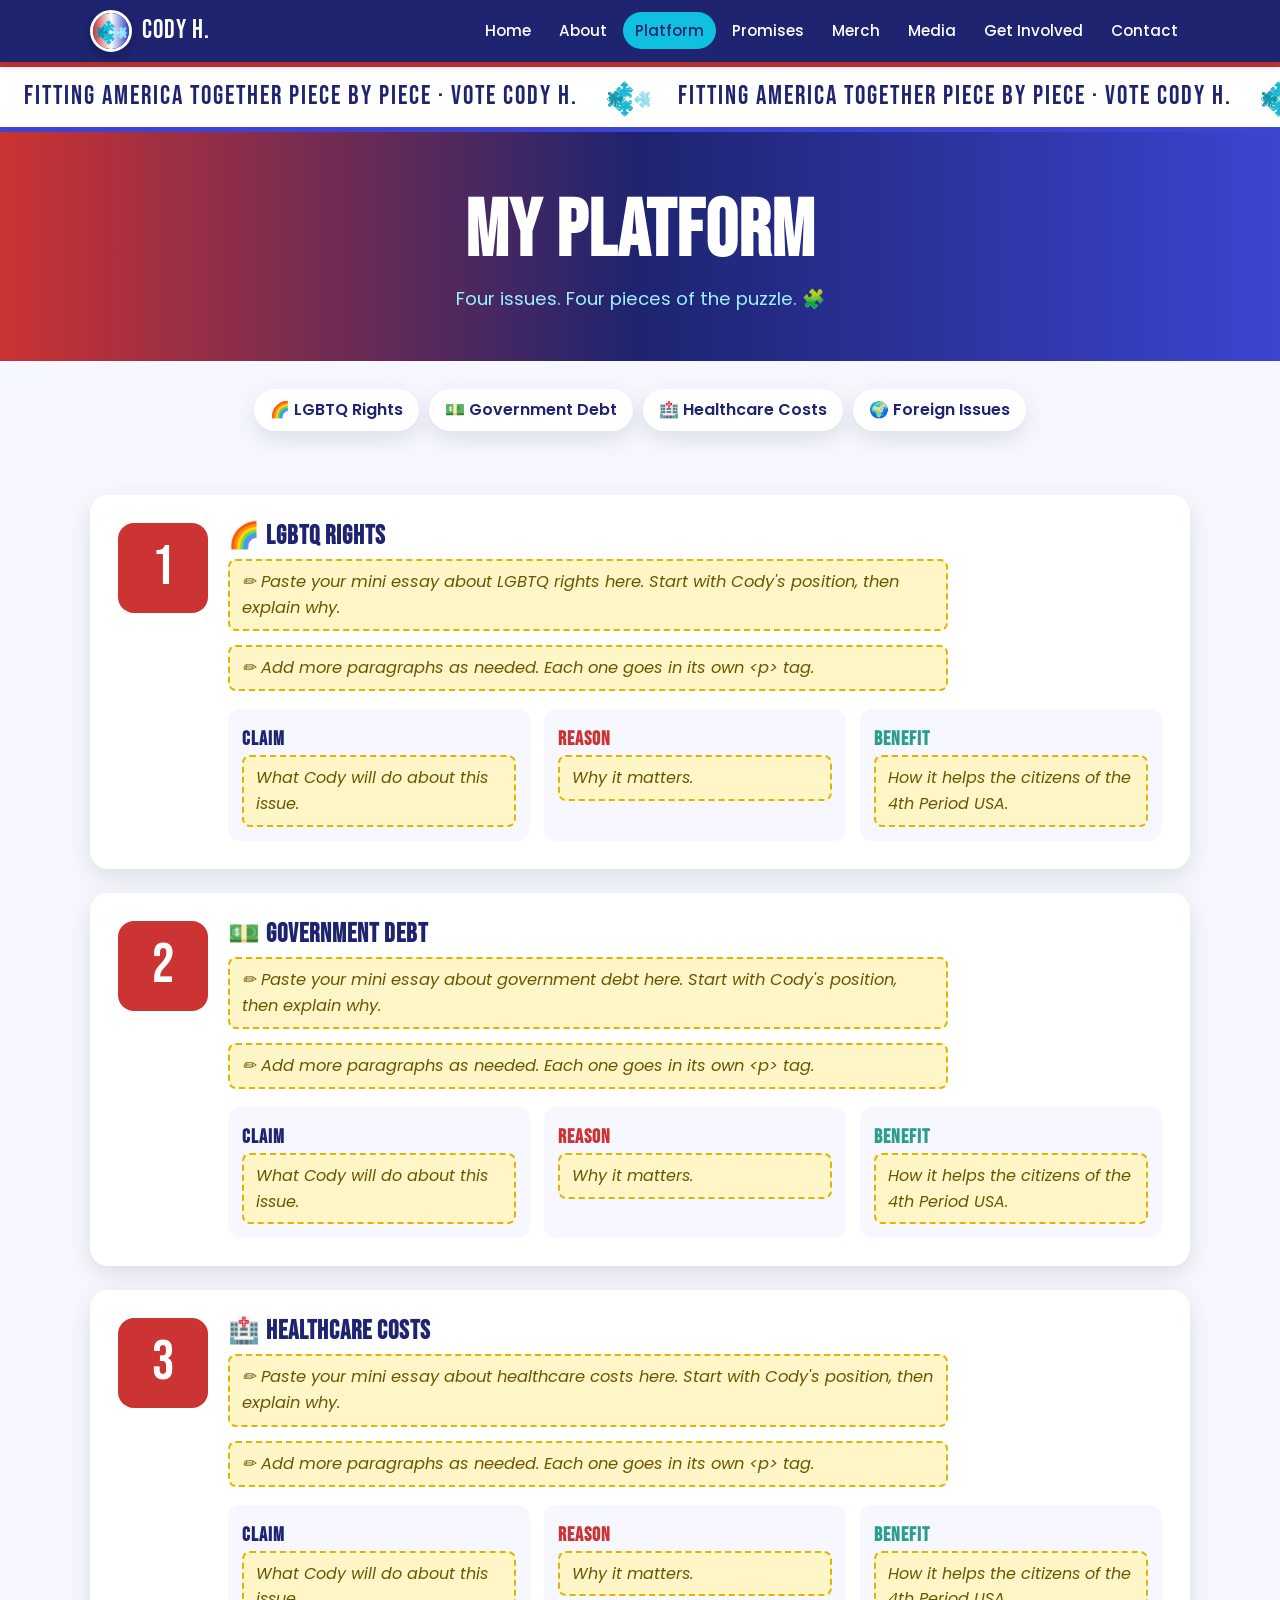
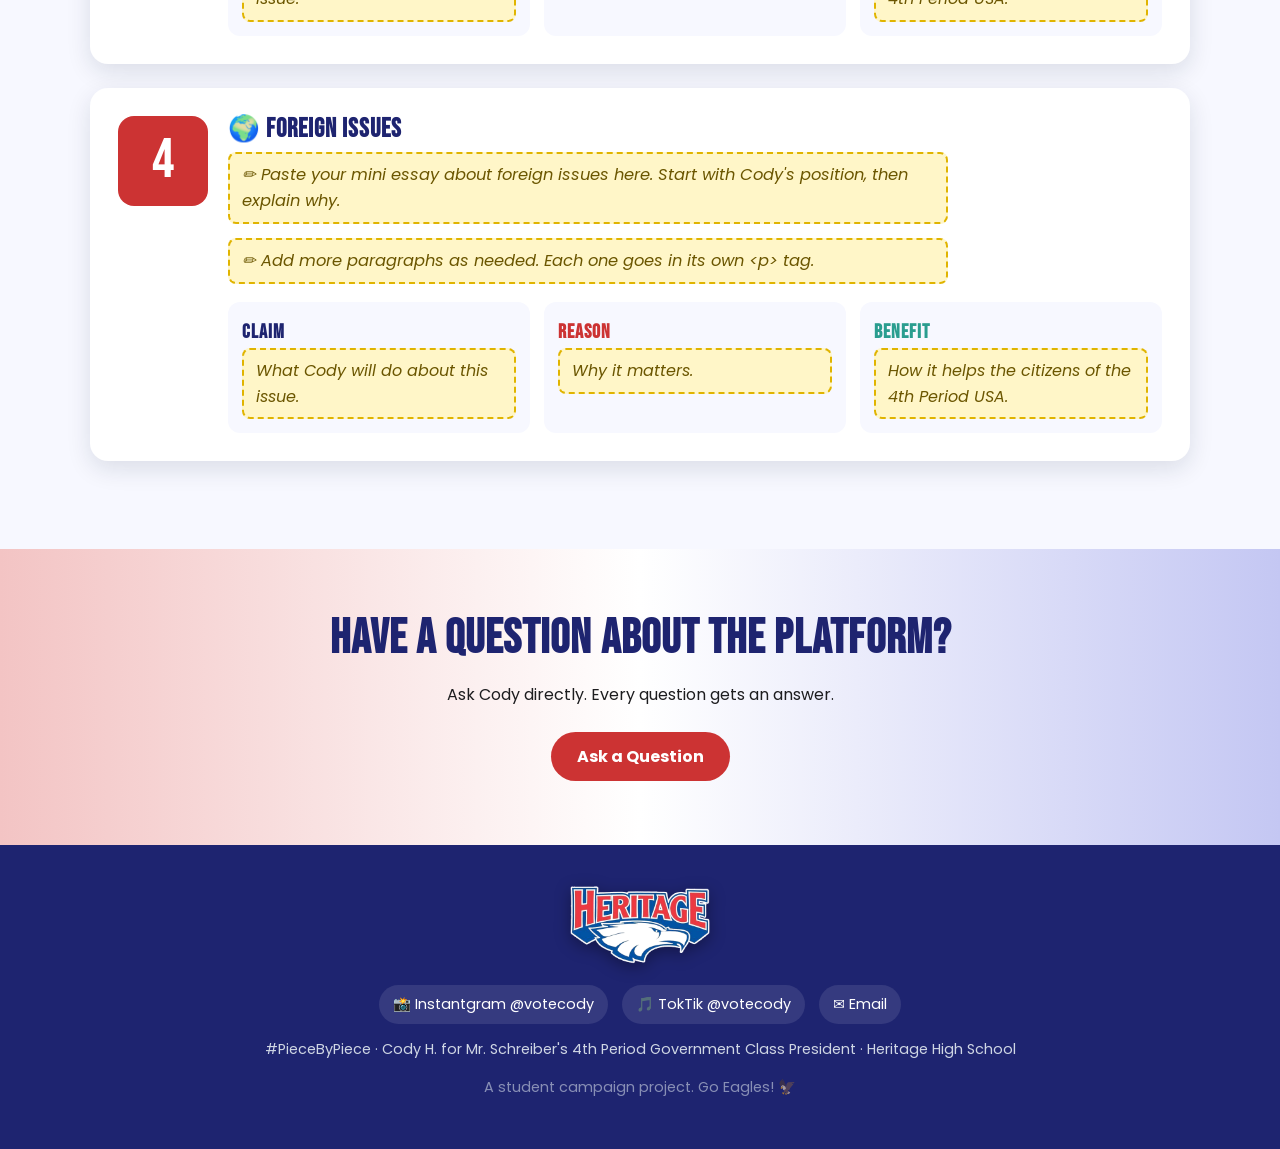
<file: docs/platform/index.html>
<!DOCTYPE html>
<html lang="en">
<head>
  <meta charset="UTF-8">
  <meta name="viewport" content="width=device-width, initial-scale=1.0">
  <title>Platform | {name}</title>
  <link href="https://fonts.googleapis.com/css2?family=Bebas+Neue&family=Poppins:ital,wght@0,400;0,500;0,600;0,700;1,400&display=swap" rel="stylesheet">
  <link rel="stylesheet" href="../styles.css">
</head>
<body>
  <header id="site-header"></header>
  <div id="slogan-banner"></div>

  <div class="page-hero">
    <div class="container">
      <h1>My Platform</h1>
      <p>Four issues. Four pieces of the puzzle. 🧩</p>
    </div>
  </div>

  <!-- Jump links -->
  <nav class="issue-jump container" aria-label="Issues">
    <a href="#lgbtq">🌈 LGBTQ Rights</a>
    <a href="#debt">💵 Government Debt</a>
    <a href="#healthcare">🏥 Healthcare Costs</a>
    <a href="#foreign">🌍 Foreign Issues</a>
  </nav>

  <section>
    <div class="container">

      <!--
        HOW TO ADD YOUR ESSAYS:
        For each issue below, replace the yellow placeholder paragraphs inside
        <div class="essay"> with your real paragraphs. Each paragraph goes in its
        own <p> ... </p>. Then fill in the Claim / Reason / Benefit boxes underneath,
        and delete the class="todo" parts.
      -->

      <!-- ===== ISSUE 1 ===== -->
      <article class="issue reveal" id="lgbtq">
        <div class="num">1</div>
        <div>
          <h3>🌈 LGBTQ Rights</h3>
          <div class="essay">
            <p class="todo">✏️ Paste your mini essay about LGBTQ rights here. Start with Cody's position, then explain why.</p>
            <p class="todo">✏️ Add more paragraphs as needed. Each one goes in its own &lt;p&gt; tag.</p>
          </div>
          <div class="crb">
            <div class="claim"><strong>Claim</strong><span class="todo">What Cody will do about this issue.</span></div>
            <div class="reason"><strong>Reason</strong><span class="todo">Why it matters.</span></div>
            <div class="benefit"><strong>Benefit</strong><span class="todo">How it helps the citizens of the 4th Period USA.</span></div>
          </div>
        </div>
      </article>

      <!-- ===== ISSUE 2 ===== -->
      <article class="issue reveal" id="debt">
        <div class="num">2</div>
        <div>
          <h3>💵 Government Debt</h3>
          <div class="essay">
            <p class="todo">✏️ Paste your mini essay about government debt here. Start with Cody's position, then explain why.</p>
            <p class="todo">✏️ Add more paragraphs as needed. Each one goes in its own &lt;p&gt; tag.</p>
          </div>
          <div class="crb">
            <div class="claim"><strong>Claim</strong><span class="todo">What Cody will do about this issue.</span></div>
            <div class="reason"><strong>Reason</strong><span class="todo">Why it matters.</span></div>
            <div class="benefit"><strong>Benefit</strong><span class="todo">How it helps the citizens of the 4th Period USA.</span></div>
          </div>
        </div>
      </article>

      <!-- ===== ISSUE 3 ===== -->
      <article class="issue reveal" id="healthcare">
        <div class="num">3</div>
        <div>
          <h3>🏥 Healthcare Costs</h3>
          <div class="essay">
            <p class="todo">✏️ Paste your mini essay about healthcare costs here. Start with Cody's position, then explain why.</p>
            <p class="todo">✏️ Add more paragraphs as needed. Each one goes in its own &lt;p&gt; tag.</p>
          </div>
          <div class="crb">
            <div class="claim"><strong>Claim</strong><span class="todo">What Cody will do about this issue.</span></div>
            <div class="reason"><strong>Reason</strong><span class="todo">Why it matters.</span></div>
            <div class="benefit"><strong>Benefit</strong><span class="todo">How it helps the citizens of the 4th Period USA.</span></div>
          </div>
        </div>
      </article>

      <!-- ===== ISSUE 4 ===== -->
      <article class="issue reveal" id="foreign">
        <div class="num">4</div>
        <div>
          <h3>🌍 Foreign Issues</h3>
          <div class="essay">
            <p class="todo">✏️ Paste your mini essay about foreign issues here. Start with Cody's position, then explain why.</p>
            <p class="todo">✏️ Add more paragraphs as needed. Each one goes in its own &lt;p&gt; tag.</p>
          </div>
          <div class="crb">
            <div class="claim"><strong>Claim</strong><span class="todo">What Cody will do about this issue.</span></div>
            <div class="reason"><strong>Reason</strong><span class="todo">Why it matters.</span></div>
            <div class="benefit"><strong>Benefit</strong><span class="todo">How it helps the citizens of the 4th Period USA.</span></div>
          </div>
        </div>
      </article>

    </div>
  </section>

  <section class="cta-band">
    <div class="container">
      <h2>Have a question about the platform?</h2>
      <p>Ask Cody directly. Every question gets an answer.</p>
      <div class="btn-row" style="justify-content:center">
        <a href="../contact/" class="btn btn-red">Ask a Question</a>
      </div>
    </div>
  </section>

  <footer id="site-footer"></footer>
  <script src="../script.js"></script>
</body>
</html>
</file>
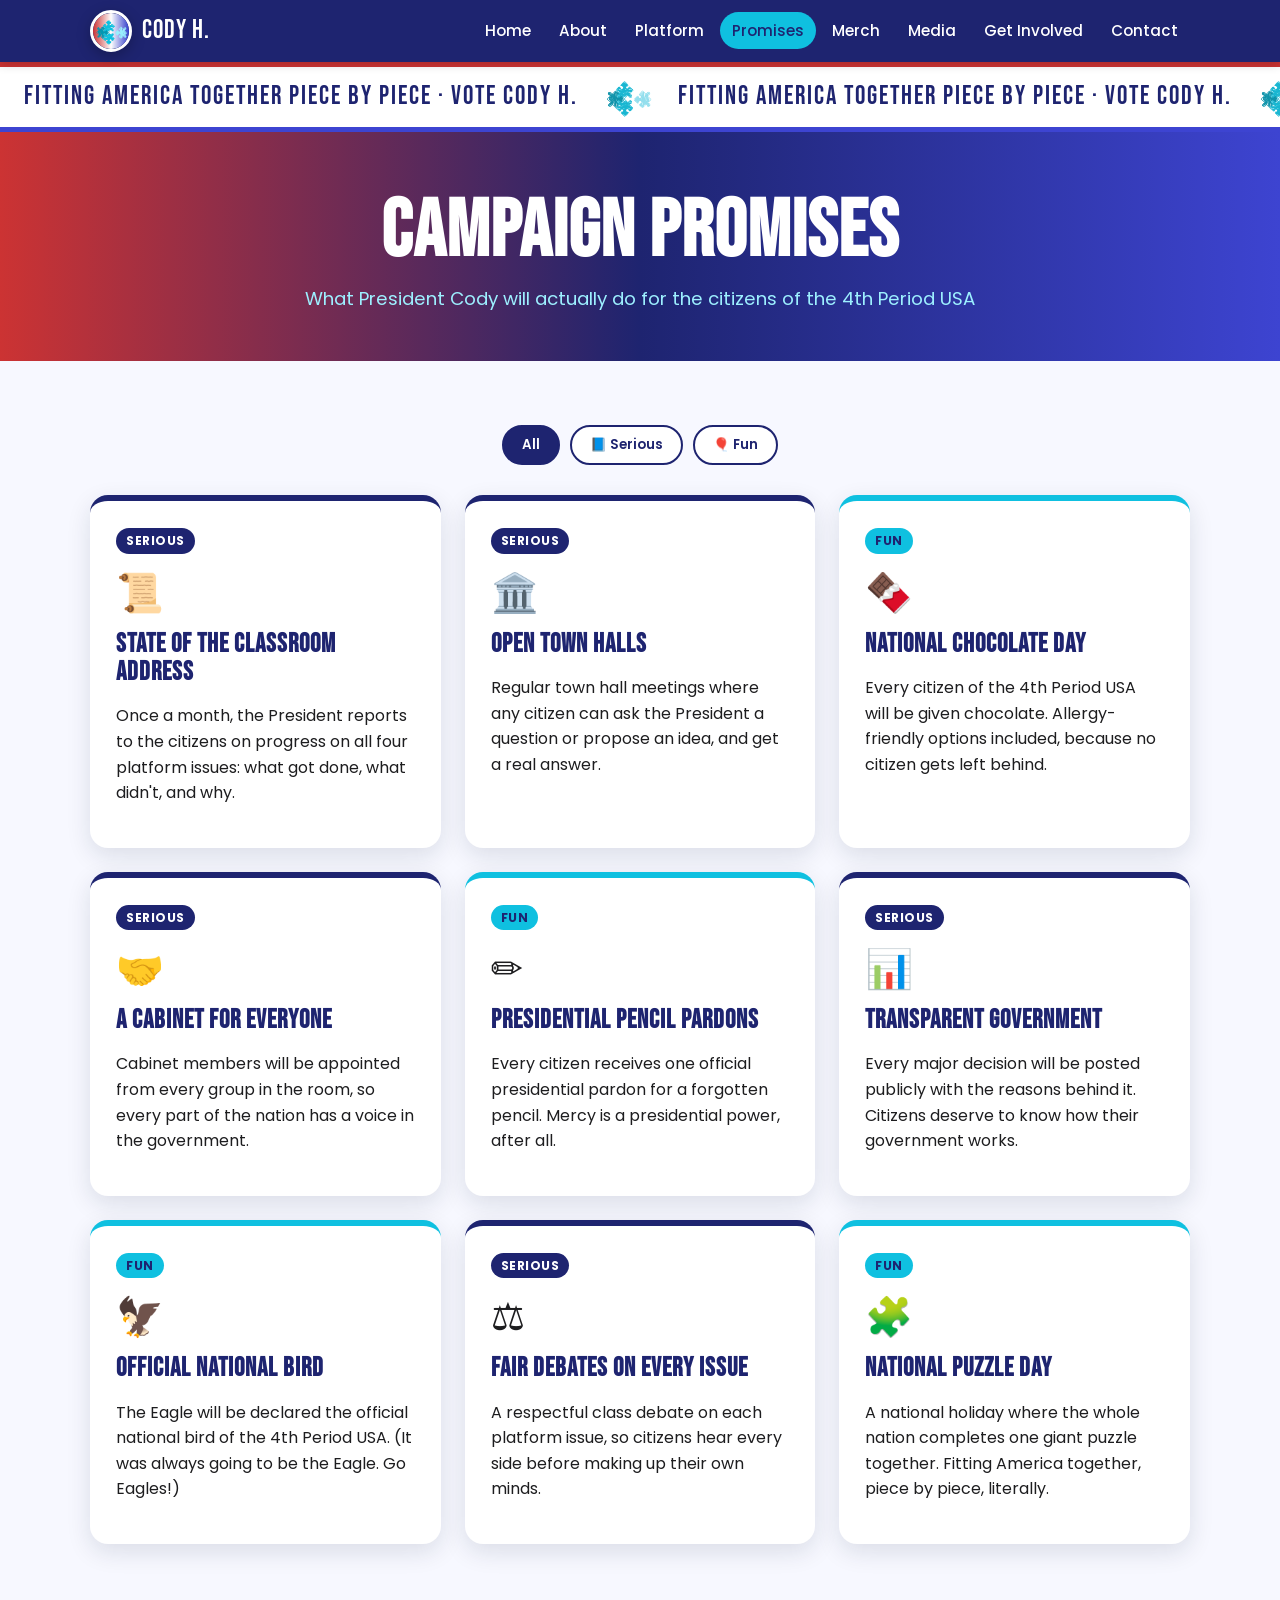
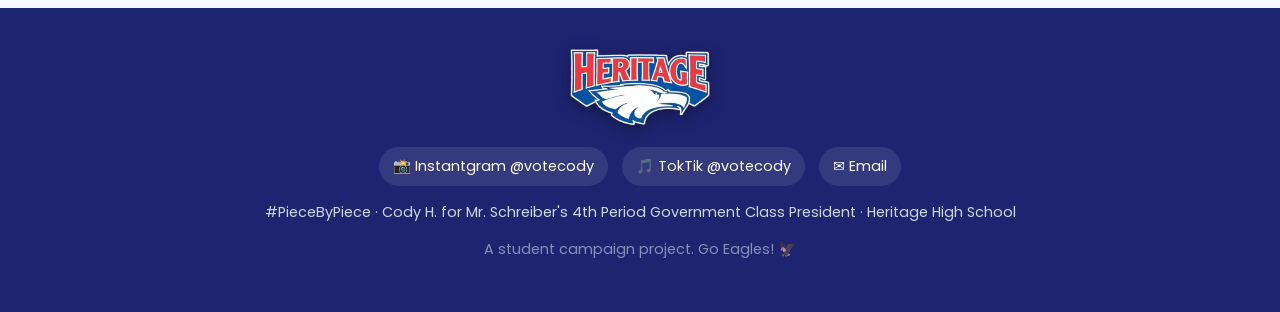
<file: docs/promises/index.html>
<!DOCTYPE html>
<html lang="en">
<head>
  <meta charset="UTF-8">
  <meta name="viewport" content="width=device-width, initial-scale=1.0">
  <title>Promises | {name}</title>
  <link href="https://fonts.googleapis.com/css2?family=Bebas+Neue&family=Poppins:ital,wght@0,400;0,500;0,600;0,700;1,400&display=swap" rel="stylesheet">
  <link rel="stylesheet" href="../styles.css">
</head>
<body>
  <header id="site-header"></header>
  <div id="slogan-banner"></div>

  <div class="page-hero">
    <div class="container">
      <h1>Campaign Promises</h1>
      <p>What President Cody will actually do for the citizens of the 4th Period USA</p>
    </div>
  </div>

  <section>
    <div class="container">
      <div class="filter-row">
        <button class="active" data-filter="all">All</button>
        <button data-filter="serious">📘 Serious</button>
        <button data-filter="fun">🎈 Fun</button>
      </div>

      <div class="grid grid-3">
        <div class="card promise reveal" data-type="serious">
          <span class="pill serious">Serious</span>
          <div class="icon">📜</div>
          <h3>State of the Classroom Address</h3>
          <p>Once a month, the President reports to the citizens on progress on all four platform issues: what got done, what didn't, and why.</p>
        </div>
        <div class="card promise reveal" data-type="serious">
          <span class="pill serious">Serious</span>
          <div class="icon">🏛️</div>
          <h3>Open Town Halls</h3>
          <p>Regular town hall meetings where any citizen can ask the President a question or propose an idea, and get a real answer.</p>
        </div>
        <div class="card promise fun reveal" data-type="fun">
          <span class="pill fun">Fun</span>
          <div class="icon">🍫</div>
          <h3>National Chocolate Day</h3>
          <p>Every citizen of the 4th Period USA will be given chocolate. Allergy-friendly options included, because no citizen gets left behind.</p>
        </div>
        <div class="card promise reveal" data-type="serious">
          <span class="pill serious">Serious</span>
          <div class="icon">🤝</div>
          <h3>A Cabinet for Everyone</h3>
          <p>Cabinet members will be appointed from every group in the room, so every part of the nation has a voice in the government.</p>
        </div>
        <div class="card promise fun reveal" data-type="fun">
          <span class="pill fun">Fun</span>
          <div class="icon">✏️</div>
          <h3>Presidential Pencil Pardons</h3>
          <p>Every citizen receives one official presidential pardon for a forgotten pencil. Mercy is a presidential power, after all.</p>
        </div>
        <div class="card promise reveal" data-type="serious">
          <span class="pill serious">Serious</span>
          <div class="icon">📊</div>
          <h3>Transparent Government</h3>
          <p>Every major decision will be posted publicly with the reasons behind it. Citizens deserve to know how their government works.</p>
        </div>
        <div class="card promise fun reveal" data-type="fun">
          <span class="pill fun">Fun</span>
          <div class="icon">🦅</div>
          <h3>Official National Bird</h3>
          <p>The Eagle will be declared the official national bird of the 4th Period USA. (It was always going to be the Eagle. Go Eagles!)</p>
        </div>
        <div class="card promise reveal" data-type="serious">
          <span class="pill serious">Serious</span>
          <div class="icon">⚖️</div>
          <h3>Fair Debates on Every Issue</h3>
          <p>A respectful class debate on each platform issue, so citizens hear every side before making up their own minds.</p>
        </div>
        <div class="card promise fun reveal" data-type="fun">
          <span class="pill fun">Fun</span>
          <div class="icon">🧩</div>
          <h3>National Puzzle Day</h3>
          <p>A national holiday where the whole nation completes one giant puzzle together. Fitting America together, piece by piece, literally.</p>
        </div>
      </div>
    </div>
  </section>

  <footer id="site-footer"></footer>
  <script src="../script.js"></script>
</body>
</html>
</file>
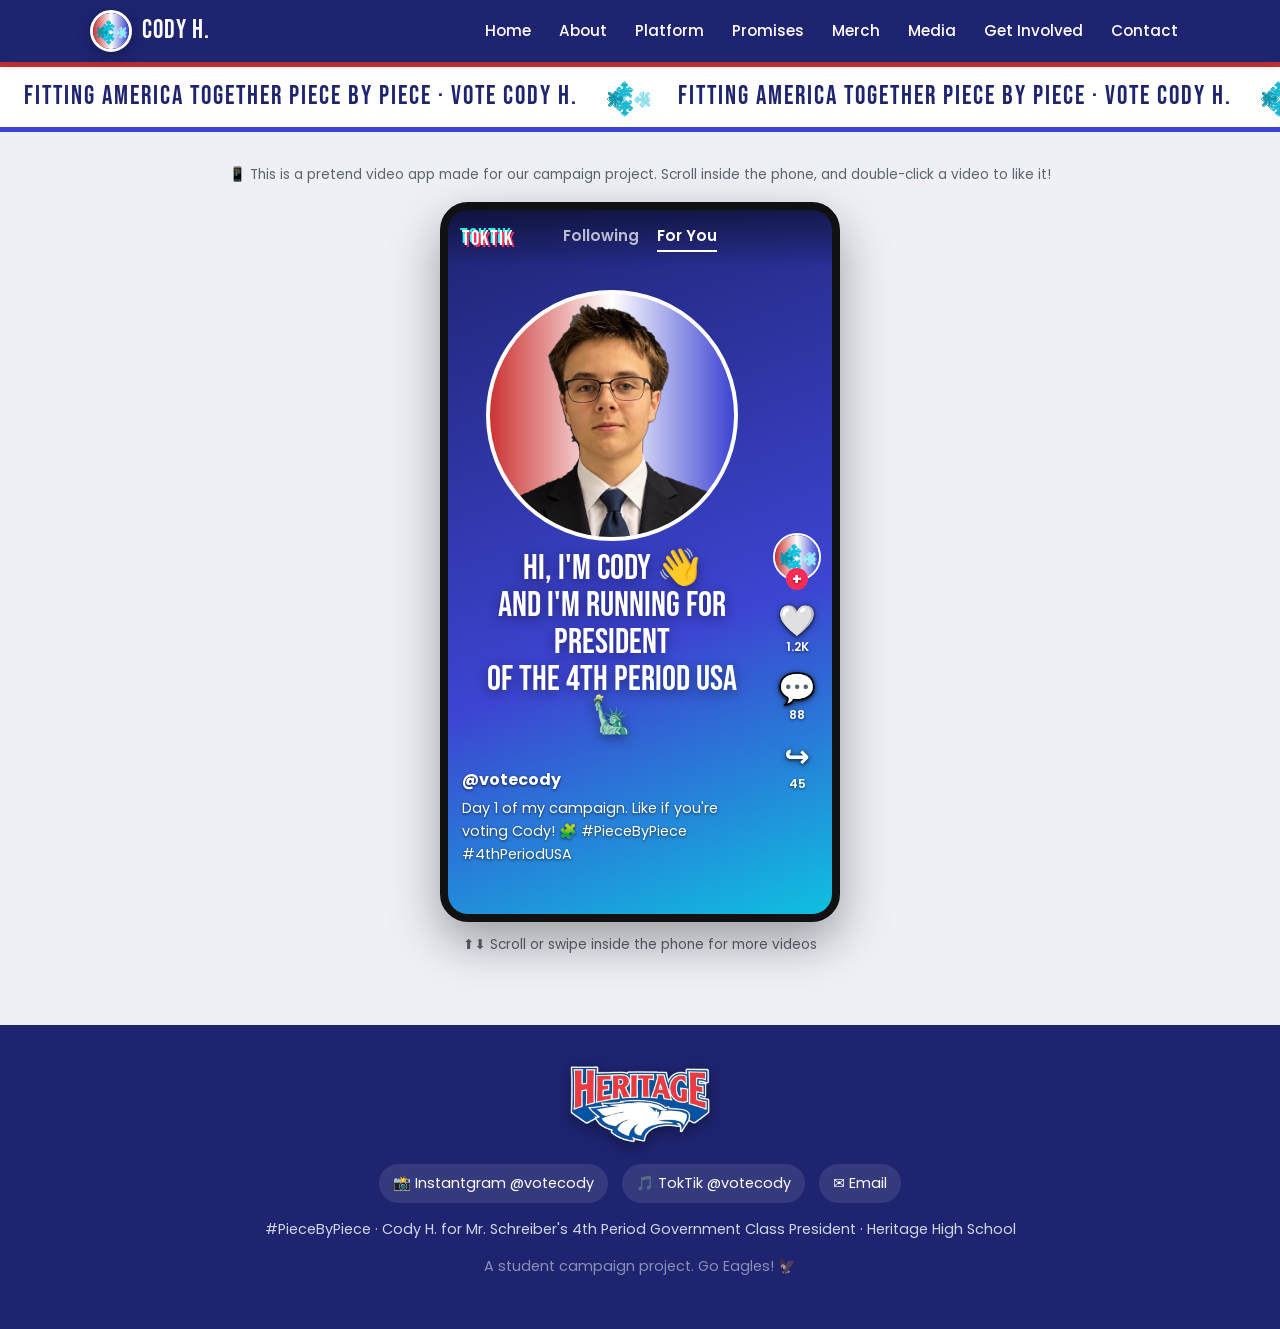
<file: docs/toktik/index.html>
<!DOCTYPE html>
<html lang="en">
<head>
  <meta charset="UTF-8">
  <meta name="viewport" content="width=device-width, initial-scale=1.0">
  <title>TokTik | {name}</title>
  <link href="https://fonts.googleapis.com/css2?family=Bebas+Neue&family=Poppins:ital,wght@0,400;0,500;0,600;0,700;1,400&display=swap" rel="stylesheet">
  <link rel="stylesheet" href="../styles.css">
</head>
<body>
  <header id="site-header"></header>
  <div id="slogan-banner"></div>

  <main class="app-wrap">
    <div class="container">
      <p class="mock-note">📱 This is a pretend video app made for our campaign project. Scroll inside the phone, and double-click a video to like it!</p>

      <div class="tt-phone">
        <div class="tt-brand">TokTik</div>
        <div class="tt-topbar"><span>Following</span><span class="on">For You</span></div>
        <div class="tt-feed" id="tt-feed"></div>
      </div>
      <p class="tt-hint">⬆️⬇️ Scroll or swipe inside the phone for more videos</p>
    </div>
  </main>
  <div class="toast" id="toast"></div>

  <footer id="site-footer"></footer>
  <script src="../script.js"></script>
  <script>
    /* ===== The "videos". Add, remove, or edit these! =====
       bg: background   stage: what shows in the middle   caption + sound: bottom text */
    const P = path => url(path);
    const VIDEOS = [
      { bg: "linear-gradient(160deg,#1e2470,#3d44d1 60%,#0fc0e0)",
        stage: `<img class="tt-photo" src="${P(CAMPAIGN.photo)}" alt="Cody"><div class="tt-big">Hi, I'm Cody 👋<br>and I'm running for president<br>of the 4th period USA 🗽</div>`,
        caption: "Day 1 of my campaign. Like if you're voting Cody! 🧩 #PieceByPiece #4thPeriodUSA",
        sound: "original sound · Cody for President", likes: 1204, comments: 88, shares: 45 },
      { bg: "#000",
        stage: `<div class="tt-emoji">🍫</div><div class="tt-big">POV: your president just promised every citizen chocolate</div>`,
        caption: "This is a real campaign promise btw 🍫 #NationalChocolateDay",
        sound: "dramatic orchestra · chocolate reveal", likes: 2391, comments: 140, shares: 97 },
      { bg: "linear-gradient(160deg,#cc3333,#7a1d1d)",
        stage: `<div class="tt-big">My 4 big issues for<br>the 4th Period USA:</div>
                <ul class="tt-list"><li>🌈 LGBTQ rights</li><li>💵 Government debt</li><li>🏥 Healthcare costs</li><li>🌍 Foreign issues</li></ul>`,
        caption: "The platform, in 10 seconds. Full version on the website 📋",
        sound: "ticking clock · 10 second challenge", likes: 987, comments: 61, shares: 33 },
      { bg: "linear-gradient(90deg,#f3c4c4,#fff 50%,#c4c7f3)",
        stage: `<img class="tt-pieces" src="${P(CAMPAIGN.puzzlePieces)}" alt="Puzzle pieces"><div class="tt-big" style="color:#1e2470;text-shadow:none">Fitting America together<br>piece by piece 🧩</div>`,
        caption: "Every piece matters. Even yours. ESPECIALLY yours. 🗽",
        sound: "inspirational piano · slowed", likes: 1530, comments: 72, shares: 120 },
      { bg: "linear-gradient(160deg,#0fc0e0,#1e2470)",
        stage: `<div class="tt-emoji">😎🏆</div><div class="tt-big">What do I get if I win?<br>Bragging rights.<br>Unlimited bragging rights.</div>`,
        caption: "Most honest politician in America (4th period edition) 😂 #BraggingRights",
        sound: "victory fanfare · extended remix", likes: 3012, comments: 205, shares: 188 },
      { bg: "#fff",
        stage: `<img class="tt-logo" src="${P(CAMPAIGN.schoolLogo)}" alt="Heritage Eagles"><div class="tt-big" style="color:#1e2470;text-shadow:none">Duet this if you're voting Cody 🦅</div>`,
        caption: "Go Eagles! Election day is coming, so tell your friends 🗳️",
        sound: "Heritage fight song · marching band", likes: 1789, comments: 96, shares: 150 },
      { bg: "linear-gradient(160deg,#1e2470,#000)",
        stage: `<div class="tt-emoji">✏️⚖️</div><div class="tt-big">POV: you forgot your pencil<br>but the President<br>grants you a pardon</div>`,
        caption: "Justice. Mercy. Pencils. 🙏 #PencilPardon",
        sound: "court gavel · bass boosted", likes: 2650, comments: 174, shares: 131 },
      { bg: "linear-gradient(160deg,#3d44d1,#0fc0e0)",
        stage: `<div class="tt-big">Rating national bird candidates:</div>
                <ul class="tt-list"><li>🐦 Pigeon: absolutely not</li><li>🦆 Duck: respectfully no</li><li>🦃 Turkey: Ben Franklin tried</li><li>🦅 Eagle: OBVIOUSLY</li></ul>`,
        caption: "The results are in. Go Eagles 🦅 #NationalBird",
        sound: "game show drumroll", likes: 1977, comments: 122, shares: 88 },
      { bg: "linear-gradient(160deg,#cc3333,#1e2470)",
        stage: `<img class="tt-photo" src="${P(CAMPAIGN.photo)}" alt="Cody"><div class="tt-big">GRWM to run a nation 👔<br>(a classroom nation)</div>`,
        caption: "Tie ✔ Speech ✔ Puzzle pieces ✔ #GRWM #4thPeriodUSA",
        sound: "get ready with me · lofi beat", likes: 1422, comments: 67, shares: 40 },
      { bg: "linear-gradient(160deg,#0fc0e0,#3d44d1)",
        stage: `<div class="tt-big">Things the President of the<br>4th Period USA deals with:</div>
                <ul class="tt-list"><li>📜 State of the Classroom</li><li>🏛️ Town halls</li><li>⚖️ Fair debates</li><li>🍫 Chocolate logistics</li></ul>`,
        caption: "It's a demanding job but someone has to do it 😤 #PresidentLife",
        sound: "office work montage music", likes: 1104, comments: 58, shares: 36 },
      { bg: "#cc3333",
        stage: `<div class="tt-emoji">⏳</div><div class="tt-big">3 DAYS<br>until Election Day</div><div class="tt-big" style="font-size:1.4rem;margin-top:8px">Vote Cody 🧩</div>`,
        caption: "Set your reminders ⏰ Tell every citizen you know #VoteCody",
        sound: "ticking clock · suspense", likes: 2203, comments: 149, shares: 210 },
    ];

    const $ = id => document.getElementById(id);
    const store = {
      get(k, d) { try { return JSON.parse(localStorage.getItem(k)) ?? d; } catch (e) { return d; } },
      set(k, v) { try { localStorage.setItem(k, JSON.stringify(v)); } catch (e) {} },
    };
    const fmt = n => n >= 1000 ? (n / 1000).toFixed(1).replace(".0", "") + "K" : n;

    function render() {
      const followed = store.get("tt-follow", false);
      $("tt-feed").innerHTML = VIDEOS.map((v, i) => {
        const liked = store.get("tt-like-" + i, false);
        return `
        <section class="tt-video" style="background:${v.bg}" data-i="${i}">
          <div class="tt-stage">${v.stage}</div>
          <div class="tt-rail">
            <div class="tt-avatar">
              <img src="${url(CAMPAIGN.logo)}" alt="${CAMPAIGN.tiktok}">
              <button class="plus ${followed ? "done" : ""}" data-act="follow" aria-label="Follow">${followed ? "✓" : "+"}</button>
            </div>
            <button data-act="like" class="${liked ? "liked" : ""}" aria-label="Like"><span class="ico">${liked ? "❤️" : "🤍"}</span>${fmt(v.likes + (liked ? 1 : 0))}</button>
            <button data-act="comment" aria-label="Comments"><span class="ico">💬</span>${fmt(v.comments)}</button>
            <button data-act="share" aria-label="Share"><span class="ico">↪️</span>${fmt(v.shares)}</button>
          </div>
          <div class="tt-info">
            <div class="who">${CAMPAIGN.tiktok}</div>
            <p>${v.caption}</p>
            <div class="tt-sound"><span>♬ ${v.sound}</span></div>
          </div>
        </section>`;
      }).join("");
    }

    function toast(msg) { const t = $("toast"); t.textContent = msg; t.classList.add("show"); setTimeout(() => t.classList.remove("show"), 1800); }

    function setLike(i, on) {
      store.set("tt-like-" + i, on);
      const v = VIDEOS[i], btn = $("tt-feed").querySelector(`[data-i="${i}"] [data-act="like"]`);
      btn.classList.toggle("liked", on);
      btn.innerHTML = `<span class="ico">${on ? "❤️" : "🤍"}</span>${fmt(v.likes + (on ? 1 : 0))}`;
    }

    $("tt-feed").addEventListener("click", async e => {
      const btn = e.target.closest("[data-act]");
      if (!btn) return;
      const i = +btn.closest(".tt-video").dataset.i;
      const act = btn.dataset.act;
      if (act === "like") setLike(i, !store.get("tt-like-" + i, false));
      if (act === "follow") {
        store.set("tt-follow", !store.get("tt-follow", false));
        const f = store.get("tt-follow", false);
        document.querySelectorAll('[data-act="follow"]').forEach(b => { b.textContent = f ? "✓" : "+"; b.classList.toggle("done", f); });
        toast(f ? `Following ${CAMPAIGN.tiktok}! 🎉` : "Unfollowed");
      }
      if (act === "comment") toast("Comments are on the Contact page! 💡");
      if (act === "share") {
        try { await navigator.clipboard.writeText(location.href.split("#")[0]); toast("Link copied! 📋"); }
        catch (err) { toast("Share this page with your friends! ↪️"); }
      }
    });

    // Double-click a video = like it, with a big heart
    $("tt-feed").addEventListener("dblclick", e => {
      const vid = e.target.closest(".tt-video");
      if (!vid || e.target.closest("[data-act]")) return;
      setLike(+vid.dataset.i, true);
      const r = vid.getBoundingClientRect();
      const h = document.createElement("div");
      h.className = "tt-heart"; h.textContent = "❤️";
      h.style.left = (e.clientX - r.left) + "px"; h.style.top = (e.clientY - r.top) + "px";
      vid.appendChild(h);
      setTimeout(() => h.remove(), 800);
    });

    // Shrink each video's text until it fits between the top bar and the caption
    function fitStages() {
      document.querySelectorAll(".tt-stage").forEach(stage => {
        let size = 16;
        stage.style.fontSize = size + "px";
        // offsetTop ignores animations (like the bobbing emoji), so the result is stable
        const overflows = () => [...stage.children].some(el =>
          el.offsetTop < -1 || el.offsetTop + el.offsetHeight > stage.clientHeight + 1);
        while (overflows() && size > 8) stage.style.fontSize = (size -= 0.5) + "px";
      });
    }

    render();
    fitStages();
    addEventListener("resize", fitStages);
    if (document.fonts) document.fonts.ready.then(fitStages);
  </script>
</body>
</html>
</file>
<file: docs/styles.css>
/* ============ Campaign colors & fonts ============ */
:root {
  /* colors pulled from the puzzle-piece logo */
  --navy: #1e2470;
  --red: #cc3333;
  --gold: #0fc0e0;   /* puzzle cyan (accent) */
  --cream: #f7f8ff;
  --sky: #9df0ff;    /* light puzzle cyan */
  --blue: #3d44d1;
  --ink: #1d1d1f;
  --muted: #5c6370;
  --card: #ffffff;
  --radius: 18px;
  --shadow: 0 8px 24px rgba(20, 33, 61, 0.12);
}

* { box-sizing: border-box; }

html { scroll-behavior: smooth; }

body {
  margin: 0;
  font-family: "Poppins", system-ui, sans-serif;
  color: var(--ink);
  background: var(--cream);
  line-height: 1.6;
}

h1, h2, h3, .display {
  font-family: "Bebas Neue", Impact, sans-serif;
  letter-spacing: 1px;
  line-height: 1.1;
  margin: 0 0 0.5rem;
}

h1 { font-size: clamp(2.8rem, 8vw, 5rem); }
h2 { font-size: clamp(2rem, 5vw, 3rem); color: var(--navy); }
h3 { font-size: 1.6rem; color: var(--navy); }

a { color: var(--red); }
img { max-width: 100%; display: block; }

.container { width: min(1100px, 100% - 32px); margin: 0 auto; }
section { padding: 64px 0; }

/* ============ Header / Nav ============ */
.site-header {
  position: sticky; top: 0; z-index: 50;
  background: var(--navy);
  box-shadow: 0 2px 10px rgba(0,0,0,.2);
}
.nav {
  display: flex; align-items: center; justify-content: space-between;
  padding: 10px 0;
}
.brand {
  display: flex; align-items: center; gap: 10px;
  color: #fff; text-decoration: none;
  font-family: "Bebas Neue", sans-serif; font-size: 1.6rem; letter-spacing: 1px;
}
.brand svg, .brand img { width: 42px; height: 42px; }

/* The logo is always shown as a circle */
.logo-circle {
  border-radius: 50%; aspect-ratio: 1; object-fit: cover;
  border: 3px solid #fff; box-shadow: 0 4px 14px rgba(0,0,0,.25);
}
.nav-links { display: flex; gap: 4px; list-style: none; margin: 0; padding: 0; flex-wrap: wrap; }
.nav-links a {
  color: #fff; text-decoration: none; font-weight: 500; font-size: .95rem;
  padding: 8px 12px; border-radius: 999px; transition: background .2s;
}
.nav-links a:hover { background: rgba(255,255,255,.12); }
.nav-links a.active { background: var(--gold); color: var(--navy); }
.nav-toggle {
  display: none; background: none; border: 2px solid #fff; color: #fff;
  border-radius: 10px; padding: 6px 12px; font-size: 1.1rem; cursor: pointer;
}

@media (max-width: 900px) {
  .nav-toggle { display: block; }
  .nav-links {
    display: none; position: absolute; top: 100%; left: 0; right: 0;
    flex-direction: column; background: var(--navy); padding: 12px 16px 20px;
  }
  .nav-links.open { display: flex; }
  .nav-links a { display: block; }
}

/* ============ Slogan banner (scrolling ticker) ============ */
.slogan-banner {
  background: #fff; color: var(--navy); overflow: hidden; white-space: nowrap;
  font-family: "Bebas Neue", sans-serif; font-size: 1.6rem; letter-spacing: 2px;
  padding: 4px 0; border-top: 5px solid var(--red); border-bottom: 5px solid var(--blue);
}
.slogan-track { display: inline-flex; align-items: center; color: var(--gold); animation: scroll 40s linear infinite; }
.slogan-track span { margin: 0 1.5rem; color: var(--navy); }
.puzzle-sep { height: 52px; width: auto; display: inline-block; mix-blend-mode: multiply; /* hides a white background */ }
@keyframes scroll { from { transform: translateX(0); } to { transform: translateX(-50%); } }

/* ============ Hero ============ */
.hero {
  background:
    radial-gradient(circle at 85% 20%, rgba(15,192,224,.35), transparent 40%),
    linear-gradient(135deg, var(--navy) 0%, var(--blue) 100%);
  color: #fff; padding: 72px 0;
}
.hero-grid { display: grid; grid-template-columns: 1.2fr 1fr; gap: 40px; align-items: center; }
.hero .kicker {
  display: inline-block; background: var(--gold); color: var(--navy);
  font-weight: 700; padding: 4px 14px; border-radius: 999px; font-size: .9rem; margin-bottom: 14px;
}
.hero h1 span { color: var(--gold); }
.hero .slogan { font-size: 1.4rem; font-style: italic; margin: 0 0 18px; color: var(--sky); }
.hero .why {
  background: rgba(255,255,255,.08); border-left: 5px solid var(--red);
  padding: 16px 20px; border-radius: 0 12px 12px 0; font-size: 1.05rem;
}
.hero-photo { position: relative; justify-self: center; }
.hero-photo img, .hero-photo .photo-placeholder {
  width: min(340px, 80vw); aspect-ratio: 1; object-fit: cover;
  border-radius: 50%; border: 8px solid var(--gold); box-shadow: var(--shadow);
}
/* Cutout photo sits on a red-white-blue circle */
.hero-photo img {
  background: linear-gradient(90deg, #cc3333, #fff 50%, #3d44d1);
  object-position: center top;
}
.about-grid img {
  background: linear-gradient(90deg, #f3c4c4, #fff 50%, #c4c7f3);
  object-position: center top;
}
.hero-photo .badge {
  position: absolute; bottom: 10px; right: -10px; transform: rotate(-10deg);
  width: 120px; height: 120px;
}
@media (max-width: 800px) {
  .hero-grid { grid-template-columns: 1fr; text-align: center; }
  .hero .why { text-align: left; }
}

.photo-placeholder {
  display: grid; place-items: center; background: var(--sky); color: var(--navy);
  font-family: "Bebas Neue", sans-serif; font-size: 1.4rem; text-align: center; padding: 20px;
}

/* ============ Buttons ============ */
.btn {
  display: inline-block; padding: 12px 26px; border-radius: 999px; font-weight: 700;
  text-decoration: none; border: none; cursor: pointer; font-size: 1rem;
  transition: transform .15s, box-shadow .15s; font-family: inherit;
}
.btn:hover { transform: translateY(-2px); box-shadow: var(--shadow); }
.btn-red { background: var(--red); color: #fff; }
.btn-gold { background: var(--gold); color: var(--navy); }
.btn-outline { background: transparent; color: #fff; border: 2px solid #fff; }
.btn-row { display: flex; gap: 12px; flex-wrap: wrap; margin-top: 24px; }
@media (max-width: 800px) { .btn-row { justify-content: center; } }

/* ============ Page header (inner pages) ============ */
.page-hero {
  background: linear-gradient(90deg, var(--red), var(--navy) 50%, var(--blue)); color: #fff;
  text-align: center; padding: 56px 0 48px;
}
.page-hero h1 { color: #fff; }
.page-hero p { color: var(--sky); font-size: 1.15rem; margin: 0; }

/* ============ Cards & grids ============ */
.grid { display: grid; gap: 24px; }
.grid-2 { grid-template-columns: repeat(auto-fit, minmax(300px, 1fr)); }
.grid-3 { grid-template-columns: repeat(auto-fit, minmax(260px, 1fr)); }
.grid-4 { grid-template-columns: repeat(auto-fit, minmax(220px, 1fr)); }

.card {
  background: var(--card); border-radius: var(--radius); padding: 26px;
  box-shadow: var(--shadow); transition: transform .2s;
}
.card:hover { transform: translateY(-4px); }
.card .icon { font-size: 2.4rem; margin-bottom: 8px; }
.card-link { text-decoration: none; color: inherit; display: block; }

.section-title { text-align: center; margin-bottom: 36px; }
.section-title p { color: var(--muted); margin: 0; }
.alt-bg { background: #fff; }

/* ============ About ============ */
.about-grid { display: grid; grid-template-columns: 1fr 1.5fr; gap: 40px; align-items: start; }
.about-grid .photo-placeholder, .about-grid img {
  width: 100%; aspect-ratio: 4/5; border-radius: var(--radius); object-fit: cover; box-shadow: var(--shadow);
}
@media (max-width: 800px) { .about-grid { grid-template-columns: 1fr; } }
.tag-list { display: flex; flex-wrap: wrap; gap: 8px; padding: 0; list-style: none; }
.tag-list li {
  background: var(--sky); color: var(--navy); padding: 6px 14px; border-radius: 999px;
  font-weight: 600; font-size: .9rem;
}
.story {
  background: var(--navy); color: #fff; border-radius: var(--radius); padding: 36px;
  position: relative;
}
.story h2 { color: var(--gold); }
.story::before {
  content: "“"; position: absolute; top: -20px; right: 30px;
  font-size: 9rem; color: var(--red); font-family: Georgia, serif; line-height: 1;
}

/* ============ Campaign team ============ */
.team-card { text-align: center; }
.team-avatar {
  width: 120px; height: 120px; border-radius: 50%; margin: 0 auto 14px; object-fit: cover; object-position: top;
  display: grid; place-items: center; color: #fff;
  font-family: "Bebas Neue", sans-serif; font-size: 2.2rem; letter-spacing: 1px;
  background: linear-gradient(135deg, var(--red), var(--blue));
  border: 4px solid #fff; box-shadow: var(--shadow);
}
/* photos (transparent background) sit on the same red-white-blue fade as Cody's */
img.team-avatar { display: block; background: linear-gradient(90deg, #cc3333, #fff 50%, #3d44d1); }
.team-role {
  display: inline-block; background: var(--gold); color: var(--navy); font-weight: 700; font-size: .85rem;
  padding: 3px 12px; border-radius: 999px; margin-bottom: 10px;
}

/* ============ Platform (claim / reason / benefit) ============ */
.issue {
  display: grid; grid-template-columns: 90px 1fr; gap: 20px;
  background: #fff; border-radius: var(--radius); padding: 28px; box-shadow: var(--shadow);
  margin-bottom: 24px;
}
.issue .num {
  font-family: "Bebas Neue", sans-serif; font-size: 3.5rem; color: #fff;
  background: var(--red); border-radius: 16px; display: grid; place-items: center; height: 90px;
}
.essay { margin: 8px 0 18px; font-size: 1.02rem; }
.essay p { margin: 0 0 14px; max-width: 72ch; }
/* Yellow "fill me in" placeholders. Delete class="todo" once real text is in. */
.todo {
  background: #fff6c8; border: 2px dashed #e0b400; border-radius: 8px; padding: 8px 12px;
  color: #6b5600; display: block; font-style: italic;
}
.issue-jump { display: flex; flex-wrap: wrap; justify-content: center; gap: 10px; padding-top: 28px; }
.issue-jump a {
  background: #fff; color: var(--navy); text-decoration: none; font-weight: 600;
  padding: 8px 16px; border-radius: 999px; box-shadow: var(--shadow);
}
.issue-jump a:hover { background: var(--navy); color: #fff; }
.issue { scroll-margin-top: 90px; }
.crb { display: grid; grid-template-columns: repeat(3, 1fr); gap: 14px; margin-top: 12px; }
.crb div { background: var(--cream); padding: 14px; border-radius: 12px; }
.crb strong { display: block; font-family: "Bebas Neue", sans-serif; font-size: 1.25rem; letter-spacing: 1px; }
.crb .claim strong { color: var(--navy); }
.crb .reason strong { color: var(--red); }
.crb .benefit strong { color: #2a9d8f; }
@media (max-width: 800px) {
  .issue { grid-template-columns: 1fr; }
  .issue .num { height: 64px; width: 64px; font-size: 2.4rem; }
  .crb { grid-template-columns: 1fr; }
}

/* ============ Promises ============ */
.promise { border-top: 6px solid var(--navy); }
.promise.fun { border-top-color: var(--gold); }
.pill {
  display: inline-block; font-size: .75rem; font-weight: 700; text-transform: uppercase;
  padding: 3px 10px; border-radius: 999px; margin-bottom: 8px; letter-spacing: .5px;
}
.pill.serious { background: var(--navy); color: #fff; }
.pill.fun { background: var(--gold); color: var(--navy); }
.filter-row { display: flex; justify-content: center; gap: 10px; margin-bottom: 30px; flex-wrap: wrap; }
.filter-row button {
  border: 2px solid var(--navy); background: #fff; color: var(--navy);
  padding: 8px 18px; border-radius: 999px; font-weight: 600; cursor: pointer; font-family: inherit;
}
.filter-row button.active { background: var(--navy); color: #fff; }

/* ============ Merch ============ */
.merch-item { text-align: center; }
.merch-item svg { width: 100%; max-width: 240px; height: auto; margin: 0 auto 12px; display: block; }
.merch-item .price { color: var(--muted); font-size: .9rem; }
.sticker-wrap { filter: drop-shadow(0 6px 8px rgba(0,0,0,.2)); transition: transform .3s; }
.merch-item:hover .sticker-wrap { transform: rotate(-6deg) scale(1.05); }
.vote-btn {
  margin-top: 8px; background: var(--cream); border: 2px solid var(--red); color: var(--red);
  border-radius: 999px; padding: 6px 16px; font-weight: 700; cursor: pointer; font-family: inherit;
}
.vote-btn.voted { background: var(--red); color: #fff; }

/* ============ Media ============ */
.video-box {
  aspect-ratio: 16/9; background: var(--navy); border-radius: var(--radius); overflow: hidden;
  display: grid; place-items: center; color: #fff; text-align: center; box-shadow: var(--shadow);
}
.video-box iframe, .video-box video { width: 100%; height: 100%; border: 0; }
.video-box .play {
  width: 90px; height: 90px; border-radius: 50%; background: var(--red);
  display: grid; place-items: center; font-size: 2.4rem; margin: 0 auto 12px;
}
.gallery { display: grid; grid-template-columns: repeat(auto-fill, minmax(200px, 1fr)); gap: 14px; }
.gallery figure { margin: 0; }
.gallery .photo-placeholder, .gallery img {
  aspect-ratio: 1; border-radius: 14px; width: 100%; object-fit: cover; font-size: 1.1rem;
}
.gallery figcaption { font-size: .85rem; color: var(--muted); text-align: center; margin-top: 4px; }

.meme {
  background: #000; color: #fff; border-radius: 14px; overflow: hidden; text-align: center;
  font-family: Impact, "Bebas Neue", sans-serif; text-transform: uppercase;
  text-shadow: 2px 2px 0 #000, -2px -2px 0 #000, 2px -2px 0 #000, -2px 2px 0 #000;
  aspect-ratio: 1; display: flex; flex-direction: column; justify-content: space-between;
  padding: 16px; font-size: 1.5rem; line-height: 1.15;
}
.meme .emoji { font-size: 5rem; text-shadow: none; }

/* ============ Mock social ============ */
.phone {
  background: #fff; border-radius: 28px; border: 10px solid #111; max-width: 340px; margin: 0 auto;
  overflow: hidden; box-shadow: var(--shadow);
}
.phone-top {
  display: flex; align-items: center; gap: 10px; padding: 12px; border-bottom: 1px solid #eee; font-weight: 600;
}
.phone-top .avatar { width: 36px; height: 36px; border-radius: 50%; background: var(--red); display: grid; place-items: center; color: #fff; font-size: .8rem; }
.post-img {
  aspect-ratio: 1; display: grid; place-items: center; text-align: center; padding: 20px;
  font-family: "Bebas Neue", sans-serif; font-size: 2rem; color: #fff;
}
.post-body { padding: 12px; font-size: .9rem; }
.post-body .actions { font-size: 1.3rem; margin-bottom: 4px; }
.tiktok .post-img { background: linear-gradient(160deg, #000, #25f4ee 160%); aspect-ratio: 9/12; }

/* ============ Testimonials ============ */
.quote { background: #fff; border-radius: var(--radius); padding: 26px; box-shadow: var(--shadow); position: relative; }
.quote p { font-style: italic; margin-top: 0; }
.quote .who { font-weight: 700; color: var(--navy); }
.quote .role { color: var(--muted); font-size: .85rem; }
.quote::before { content: "★★★★★"; color: var(--gold); display: block; margin-bottom: 8px; letter-spacing: 2px; }

/* ============ Forms ============ */
.form-card { background: #fff; border-radius: var(--radius); padding: 32px; box-shadow: var(--shadow); }
.form-row { display: grid; grid-template-columns: 1fr 1fr; gap: 16px; }
@media (max-width: 600px) { .form-row { grid-template-columns: 1fr; } }
label { display: block; font-weight: 600; margin: 14px 0 6px; color: var(--navy); }
input, select, textarea {
  width: 100%; padding: 12px 14px; border: 2px solid #dde1e7; border-radius: 12px;
  font-family: inherit; font-size: 1rem; background: var(--cream);
}
input:focus, select:focus, textarea:focus { outline: none; border-color: var(--red); background: #fff; }
.checks { display: grid; grid-template-columns: repeat(auto-fit, minmax(180px, 1fr)); gap: 8px; }
.checks label { font-weight: 400; display: flex; gap: 8px; align-items: center; margin: 0; color: var(--ink); }
.checks input { width: auto; }
.form-success {
  display: none; background: #e9f7ef; border: 2px solid #2a9d8f; color: #1d6b61;
  padding: 16px; border-radius: 12px; margin-top: 16px; font-weight: 600;
}
.form-success.show { display: block; }

.volunteer .icon { font-size: 2.6rem; }
.counter { text-align: center; font-family: "Bebas Neue", sans-serif; font-size: 1.6rem; color: var(--navy); margin-top: 20px; }
.counter b { color: var(--red); font-size: 2.4rem; }

/* ============ CTA band ============ */
.cta-band { background: linear-gradient(90deg, #f3c4c4, #fff 50%, #c4c7f3); text-align: center; }
.cta-band h2 { color: var(--navy); }

/* ============ Footer ============ */
.site-footer { background: var(--navy); color: #cfd6e4; padding: 36px 0; text-align: center; font-size: .9rem; }
.school-logo { width: 150px; height: auto; margin: 0 auto 16px; filter: drop-shadow(0 4px 8px rgba(0,0,0,.35)); }
.school-logo-lg { width: 220px; }
.site-footer .social { display: flex; justify-content: center; gap: 14px; margin-bottom: 12px; }
.site-footer .social a {
  color: #fff; text-decoration: none; background: rgba(255,255,255,.1);
  padding: 8px 14px; border-radius: 999px;
}
.site-footer .social a:hover { background: var(--red); }

/* ============ Fade-in on scroll ============ */
.reveal { opacity: 0; transform: translateY(24px); transition: opacity .6s, transform .6s; }
.reveal.visible { opacity: 1; transform: none; }
@media (prefers-reduced-motion: reduce) {
  .reveal { opacity: 1; transform: none; }
  .slogan-track { animation: none; }
}

/* =====================================================
   INSTANTGRAM (mock photo app)
   ===================================================== */
.app-wrap { padding: 32px 0 56px; background: #eef0f6; }
.mock-note { text-align: center; font-size: .85rem; color: var(--muted); margin: 0 0 16px; }
.ig {
  background: #fff; max-width: 820px; margin: 0 auto; border-radius: 18px;
  box-shadow: var(--shadow); overflow: hidden; color: #111;
}
.ig-top {
  display: flex; align-items: center; justify-content: space-between;
  padding: 12px 20px; border-bottom: 1px solid #eee;
}
.ig-wordmark { font-family: "Grand Hotel", cursive; font-size: 2rem; line-height: 1; }
.ig-top-icons { font-size: 1.3rem; display: flex; gap: 16px; }
.ig-profile { display: grid; grid-template-columns: 150px 1fr; gap: 28px; padding: 28px 28px 8px; align-items: center; }
.ring { padding: 4px; border-radius: 50%; background: conic-gradient(#cc3333, #fcbf49, #0fc0e0, #3d44d1, #cc3333); }
.ring img { display: block; width: 100%; border-radius: 50%; border: 4px solid #fff; background: #fff; }
.ig-name-row { display: flex; align-items: center; gap: 12px; flex-wrap: wrap; }
.ig-handle { font-size: 1.3rem; font-weight: 500; }
.verified { color: #0fc0e0; }
.ig-btn {
  border: none; border-radius: 8px; padding: 7px 18px; font-weight: 600; cursor: pointer;
  font-family: inherit; background: #0fc0e0; color: #fff;
}
.ig-btn.following { background: #efefef; color: #111; }
.ig-stats { display: flex; gap: 28px; margin: 12px 0; padding: 0; list-style: none; }
.ig-bio { font-size: .95rem; line-height: 1.45; }
.ig-bio a { color: #3d44d1; text-decoration: none; font-weight: 600; }
.ig-highlights { display: flex; gap: 22px; padding: 18px 28px; overflow-x: auto; }
.ig-highlights a { text-align: center; text-decoration: none; color: #111; font-size: .8rem; flex: none; }
.ig-highlights span {
  display: grid; place-items: center; width: 66px; height: 66px; border-radius: 50%;
  border: 2px solid #ddd; font-size: 1.8rem; margin-bottom: 4px; background: #fafafa;
}
.ig-tabs { display: flex; justify-content: center; gap: 40px; border-top: 1px solid #eee; font-size: .8rem; letter-spacing: 1px; font-weight: 600; }
.ig-tabs span { padding: 12px 0; color: #999; }
.ig-tabs span.on { color: #111; border-top: 2px solid #111; margin-top: -1px; }
.ig-grid { display: grid; grid-template-columns: repeat(3, 1fr); gap: 3px; }
.ig-tile {
  position: relative; aspect-ratio: 1; border: none; padding: 0; cursor: pointer; overflow: hidden;
  display: grid; place-items: center; text-align: center; color: #fff; width: 100%;
  font-family: "Bebas Neue", sans-serif; font-size: clamp(1rem, 3.4vw, 1.7rem); line-height: 1.1;
}
.ig-tile img { width: 100%; height: 100%; object-fit: contain; }
.ig-tile img.cover { object-fit: cover; object-position: top; }
.ig-tile .tile-text { padding: 12%; }
.ig-tile .tile-emoji { display: block; font-size: 2.2em; margin-bottom: 6px; }
.ig-tile::after {
  content: attr(data-stats); position: absolute; inset: 0; display: grid; place-items: center;
  background: rgba(0,0,0,.45); color: #fff; font-family: "Poppins", sans-serif; font-weight: 700; font-size: 1rem;
  opacity: 0; transition: opacity .2s;
}
.ig-tile:hover::after, .ig-tile:focus-visible::after { opacity: 1; }

/* post pop-up */
.ig-modal {
  position: fixed; inset: 0; z-index: 100; background: rgba(0,0,0,.7);
  display: none; align-items: center; justify-content: center; padding: 16px;
}
.ig-modal.open { display: flex; }
.ig-post {
  background: #fff; color: #111; border-radius: 12px; overflow: hidden; width: min(900px, 100%);
  max-height: calc(100vh - 32px); display: grid; grid-template-columns: 1.2fr 1fr;
}
.ig-post .ig-tile { cursor: default; font-size: clamp(1.4rem, 4vw, 2.6rem); }
.ig-post .ig-tile::after { display: none; }
.ig-side { display: flex; flex-direction: column; min-height: 0; }
.ig-side-head { display: flex; align-items: center; gap: 10px; padding: 12px 14px; border-bottom: 1px solid #eee; font-weight: 600; }
.ig-side-head img { width: 34px; height: 34px; border-radius: 50%; }
.ig-close { margin-left: auto; background: none; border: none; font-size: 1.6rem; cursor: pointer; line-height: 1; }
.ig-comments { flex: 1; overflow-y: auto; padding: 12px 14px; font-size: .9rem; min-height: 120px; }
.ig-comments p { margin: 0 0 10px; }
.ig-actions { border-top: 1px solid #eee; padding: 10px 14px 4px; }
.ig-actions button { background: none; border: none; font-size: 1.5rem; cursor: pointer; padding: 0 8px 0 0; }
.ig-actions .likes { font-weight: 700; font-size: .9rem; margin-top: 4px; }
.ig-actions .when { color: #999; font-size: .72rem; text-transform: uppercase; letter-spacing: .5px; }
.ig-add { display: flex; border-top: 1px solid #eee; }
.ig-add input { border: none; border-radius: 0; background: #fff; flex: 1; padding: 14px; }
.ig-add button { background: none; border: none; color: #0fc0e0; font-weight: 700; padding: 0 14px; cursor: pointer; font-family: inherit; }
.pop { animation: pop .35s; }
@keyframes pop { 50% { transform: scale(1.35); } }

@media (max-width: 700px) {
  .ig-profile { grid-template-columns: 90px 1fr; gap: 16px; padding: 18px 16px 4px; align-items: start; }
  .ig-stats { gap: 16px; font-size: .9rem; }
  .ig-highlights { padding: 14px 16px; }
  .ig-post { grid-template-columns: 1fr; overflow-y: auto; }
  .ig-comments { min-height: 0; }
}

/* =====================================================
   TOKTIK (mock video app)
   ===================================================== */
.tt-phone {
  position: relative; width: min(400px, 100%); height: min(720px, calc(100vh - 140px)); min-height: 520px;
  margin: 0 auto; background: #000; border-radius: 28px; overflow: hidden;
  box-shadow: 0 20px 50px rgba(0,0,0,.35); border: 8px solid #111;
}
.tt-topbar {
  position: absolute; top: 0; left: 0; right: 0; z-index: 5; display: flex; justify-content: center; gap: 18px;
  padding: 14px; color: rgba(255,255,255,.7); font-weight: 600; font-size: .95rem;
  background: linear-gradient(rgba(0,0,0,.45), transparent); pointer-events: none;
}
.tt-topbar .on { color: #fff; border-bottom: 2px solid #fff; padding-bottom: 2px; }
.tt-brand {
  position: absolute; top: 12px; left: 14px; z-index: 6; font-family: "Bebas Neue", sans-serif; font-size: 1.3rem; letter-spacing: 1px;
  color: #fff; text-shadow: 2px 2px 0 #fe2c55, -2px -2px 0 #25f4ee; pointer-events: none;
}
.tt-feed { height: 100%; overflow-y: auto; scroll-snap-type: y mandatory; scrollbar-width: none; }
.tt-feed::-webkit-scrollbar { display: none; }
.tt-video {
  position: relative; height: 100%; scroll-snap-align: start; scroll-snap-stop: always;
  display: grid; place-items: center; color: #fff; overflow: hidden; user-select: none;
}
/* the "video" area sits between the top bar and the caption, so they never overlap.
   Text sizes are in "em" so script can shrink a video's font-size until it fits. */
.tt-stage {
  position: absolute; top: 52px; bottom: 150px; left: 16px; right: 72px;
  display: flex; flex-direction: column; align-items: center; justify-content: center; text-align: center;
}
.tt-stage > * { flex-shrink: 0; }
/* sizes are in "em" so toktik's fitStages() can shrink a video's text until it fits */
.tt-big { font-family: "Bebas Neue", sans-serif; font-size: 2.2em; line-height: 1.05; text-shadow: 0 3px 12px rgba(0,0,0,.4); }
.tt-emoji { font-size: 4.5em; display: inline-block; animation: bob 1.6s ease-in-out infinite; }
@keyframes bob { 50% { transform: translateY(-14px) rotate(-6deg); } }
.tt-stage img { flex-shrink: 1; min-height: 0; max-height: 55%; max-width: 85%; width: auto; margin: 0 auto 10px; }
.tt-stage img.tt-photo { aspect-ratio: 1; object-fit: cover; object-position: top; border-radius: 50%; background: linear-gradient(90deg,#cc3333,#fff 50%,#3d44d1); border: 4px solid #fff; }
.tt-stage img.tt-logo { max-height: 40%; }
.tt-stage img.tt-pieces { border-radius: 20px; animation: snap 3s ease-in-out infinite; }
@keyframes snap { 0%,100% { transform: scale(.9) rotate(-8deg); } 50% { transform: scale(1.05) rotate(4deg); } }
.tt-list { list-style: none; padding: 0; margin: 16px 0 0; text-align: left; display: inline-block; }
.tt-list li { font-family: "Bebas Neue", sans-serif; font-size: 1.8em; line-height: 1.15; opacity: 0; animation: slideIn .5s forwards; }
.tt-list li:nth-child(1) { animation-delay: .4s; }
.tt-list li:nth-child(2) { animation-delay: 1.1s; }
.tt-list li:nth-child(3) { animation-delay: 1.8s; }
.tt-list li:nth-child(4) { animation-delay: 2.5s; }
@keyframes slideIn { from { opacity: 0; transform: translateX(-30px); } to { opacity: 1; transform: none; } }
.tt-rail {
  position: absolute; right: 10px; bottom: 120px; display: flex; flex-direction: column; gap: 16px; align-items: center; z-index: 3;
}
.tt-rail button {
  background: none; border: none; color: #fff; cursor: pointer; font-family: inherit; font-size: .75rem; font-weight: 600;
  display: flex; flex-direction: column; align-items: center; gap: 2px; text-shadow: 0 1px 3px rgba(0,0,0,.6);
}
.tt-rail .ico { font-size: 1.9rem; line-height: 1; filter: drop-shadow(0 1px 3px rgba(0,0,0,.5)); }
.tt-avatar { position: relative; margin-bottom: 8px; }
.tt-avatar img { width: 48px; height: 48px; border-radius: 50%; border: 2px solid #fff; display: block; }
.tt-avatar .plus {
  position: absolute; bottom: -9px; left: 50%; transform: translateX(-50%); background: #fe2c55; color: #fff;
  width: 22px; height: 22px; border-radius: 50%; display: grid; place-items: center; font-size: .95rem; font-weight: 700; padding: 0;
}
.tt-avatar .plus.done { background: #fff; color: #fe2c55; }
.tt-info { position: absolute; left: 14px; right: 80px; bottom: 18px; z-index: 3; font-size: .9rem; text-shadow: 0 1px 3px rgba(0,0,0,.7); }
.tt-info .who { font-weight: 700; font-size: 1rem; }
.tt-info p { margin: 4px 0 8px; }
.tt-sound { white-space: nowrap; overflow: hidden; font-size: .85rem; }
.tt-sound span { display: inline-block; padding-left: 100%; animation: marquee 9s linear infinite; }
@keyframes marquee { to { transform: translateX(-100%); } }
.tt-heart { position: absolute; font-size: 6rem; pointer-events: none; z-index: 4; animation: burst .8s forwards; }
@keyframes burst {
  0% { transform: translate(-50%,-50%) scale(.3); opacity: 1; }
  60% { transform: translate(-50%,-50%) scale(1.2); opacity: 1; }
  100% { transform: translate(-50%,-90%) scale(1); opacity: 0; }
}
.tt-hint { text-align: center; color: var(--muted); font-size: .85rem; margin-top: 12px; }
.toast {
  position: fixed; left: 50%; bottom: 24px; transform: translateX(-50%); background: #111; color: #fff;
  padding: 10px 18px; border-radius: 999px; font-weight: 600; z-index: 200; opacity: 0; transition: opacity .3s; pointer-events: none;
}
.toast.show { opacity: 1; }
@media (prefers-reduced-motion: reduce) {
  .tt-emoji, .tt-stage img.tt-pieces, .tt-sound span { animation: none; }
  .tt-list li { opacity: 1; animation: none; }
}
</file>
